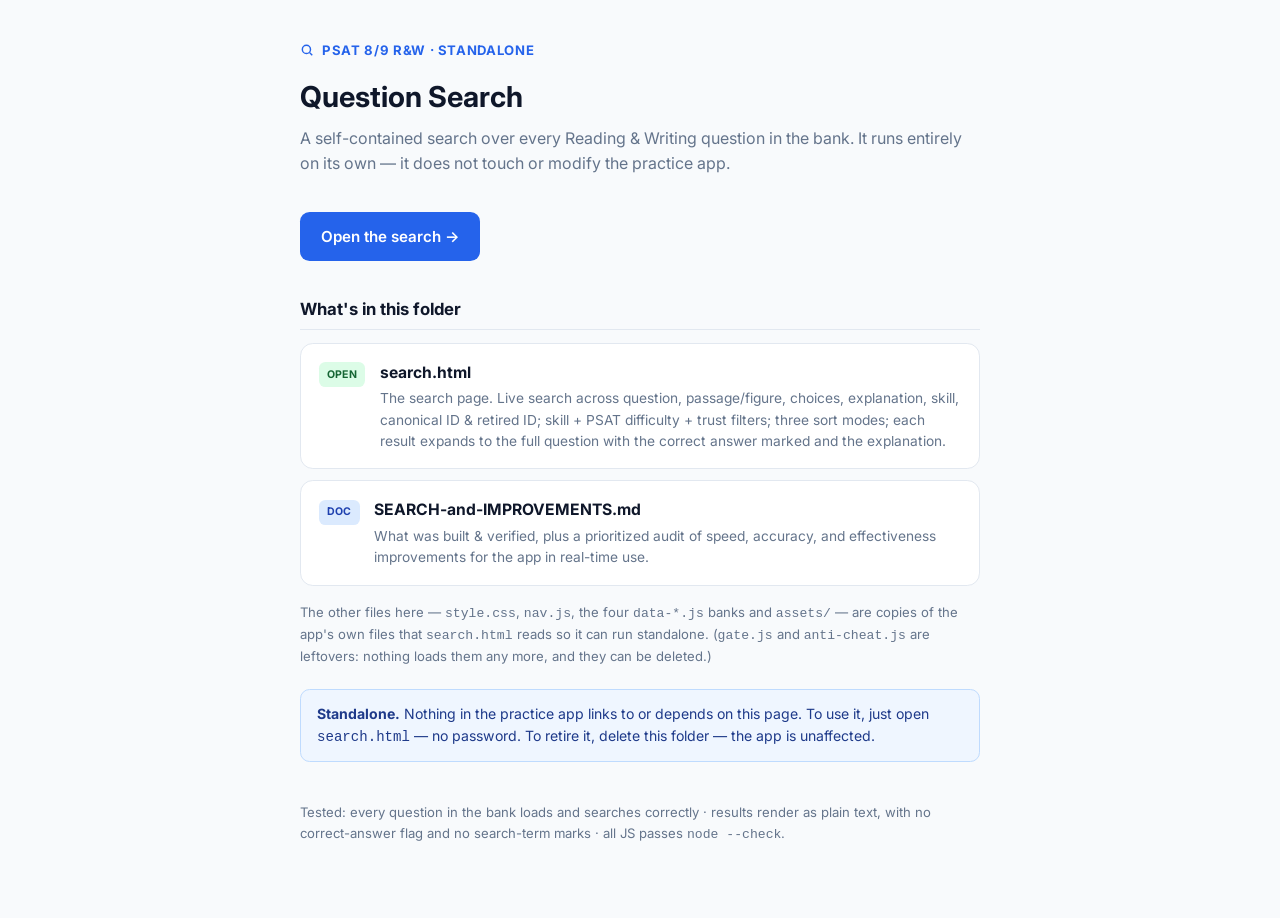
<file: index.html>
<!DOCTYPE html>
<html lang="en">
<head>
<meta charset="UTF-8">
<meta name="viewport" content="width=device-width, initial-scale=1.0">
<title>PSAT 8/9 R&amp;W — Question Search (standalone)</title>
<link href="https://fonts.googleapis.com/css2?family=Inter:wght@400;600;700&display=swap" rel="stylesheet">
<style>
  :root{--primary:#2563eb;--pl:#60a5fa;--muted:#64748b;--border:#e2e8f0;--ink:#0f172a;}
  *{box-sizing:border-box;}
  body{font-family:Inter,system-ui,-apple-system,Segoe UI,Roboto,sans-serif;color:var(--ink);
       background:#f8fafc;margin:0;line-height:1.55;}
  .wrap{max-width:720px;margin:0 auto;padding:2.5rem 1.25rem 4rem;}
  .kicker{display:flex;align-items:center;gap:.5rem;font-size:.82rem;font-weight:700;
          color:var(--primary);text-transform:uppercase;letter-spacing:.05em;margin-bottom:.9rem;}
  h1{font-size:1.8rem;margin:0 0 .4rem;}
  .lede{color:var(--muted);font-size:1rem;margin:0 0 2rem;}
  h2{font-size:1.05rem;margin:2.2rem 0 .8rem;padding-bottom:.4rem;border-bottom:1px solid var(--border);}
  .card{display:flex;gap:.9rem;align-items:flex-start;text-decoration:none;color:inherit;
        background:#fff;border:1px solid var(--border);border-radius:.8rem;padding:1rem 1.1rem;
        margin-bottom:.7rem;transition:border-color .13s,box-shadow .13s,transform .12s;}
  .card:hover{border-color:var(--pl);box-shadow:0 6px 18px rgba(15,23,42,.07);transform:translateY(-1px);}
  .tag{flex-shrink:0;font-size:.66rem;font-weight:700;text-transform:uppercase;letter-spacing:.04em;
       padding:.28rem .5rem;border-radius:.4rem;margin-top:.15rem;}
  .tag-open{background:#dcfce7;color:#166534;}
  .tag-doc{background:#dbeafe;color:#1e40af;}
  .card b{font-size:.98rem;} .card .sub{color:var(--muted);font-size:.86rem;margin-top:.2rem;}
  .cta{display:inline-flex;align-items:center;gap:.5rem;background:var(--primary);color:#fff;
       text-decoration:none;font-weight:600;font-size:.95rem;padding:.8rem 1.3rem;border-radius:.6rem;
       margin-top:.3rem;}
  .cta:hover{background:#1d4ed8;}
  .note{background:#eff6ff;border:1px solid #bfdbfe;border-radius:.6rem;padding:.8rem 1rem;
        font-size:.88rem;color:#1e3a8a;margin-top:1.4rem;}
  .foot{margin-top:2.5rem;color:var(--muted);font-size:.82rem;}
</style>
</head>
<body>
<div class="wrap">
  <div class="kicker">
    <svg width="14" height="14" viewBox="0 0 24 24" fill="none" stroke="currentColor" stroke-width="2.5"><circle cx="11" cy="11" r="7"/><path d="M21 21l-4.3-4.3"/></svg>
    PSAT 8/9 R&amp;W · Standalone
  </div>
  <h1>Question Search</h1>
  <p class="lede">A self-contained search over every Reading &amp; Writing question in the bank.
  It runs entirely on its own — it does not touch or modify the practice app.</p>

  <a class="cta" href="search.html">Open the search &rarr;</a>

  <h2>What's in this folder</h2>

  <a class="card" href="search.html">
    <span class="tag tag-open">Open</span>
    <span>
      <b>search.html</b>
      <div class="sub">The search page. Live search across question, passage/figure, choices,
      explanation, skill, canonical ID &amp; retired ID; skill + PSAT difficulty + trust filters;
      three sort modes; each result
      expands to the full question with the correct answer marked and the explanation.</div>
    </span>
  </a>

  <a class="card" href="SEARCH-and-IMPROVEMENTS.md">
    <span class="tag tag-doc">Doc</span>
    <span>
      <b>SEARCH-and-IMPROVEMENTS.md</b>
      <div class="sub">What was built &amp; verified, plus a prioritized audit of speed, accuracy,
      and effectiveness improvements for the app in real-time use.</div>
    </span>
  </a>

  <p class="sub" style="color:var(--muted);font-size:.82rem;margin-top:1rem">
  The other files here — <code>style.css</code>, <code>nav.js</code>, the four
  <code>data-*.js</code> banks and <code>assets/</code> — are copies of the app's own files that
  <code>search.html</code> reads so it can run standalone. (<code>gate.js</code> and
  <code>anti-cheat.js</code> are leftovers: nothing loads them any more, and they can be deleted.)</p>

  <div class="note">
    <b>Standalone.</b> Nothing in the practice app links to or depends on this page. To use it,
    just open <code>search.html</code> — no password. To retire it, delete this
    folder — the app is unaffected.
  </div>

  <p class="foot">Tested: every question in the bank loads and searches correctly · results render as plain
  text, with no correct-answer flag and no search-term marks · all JS passes
  <code>node --check</code>.</p>
</div>
</body>
</html>
</file>
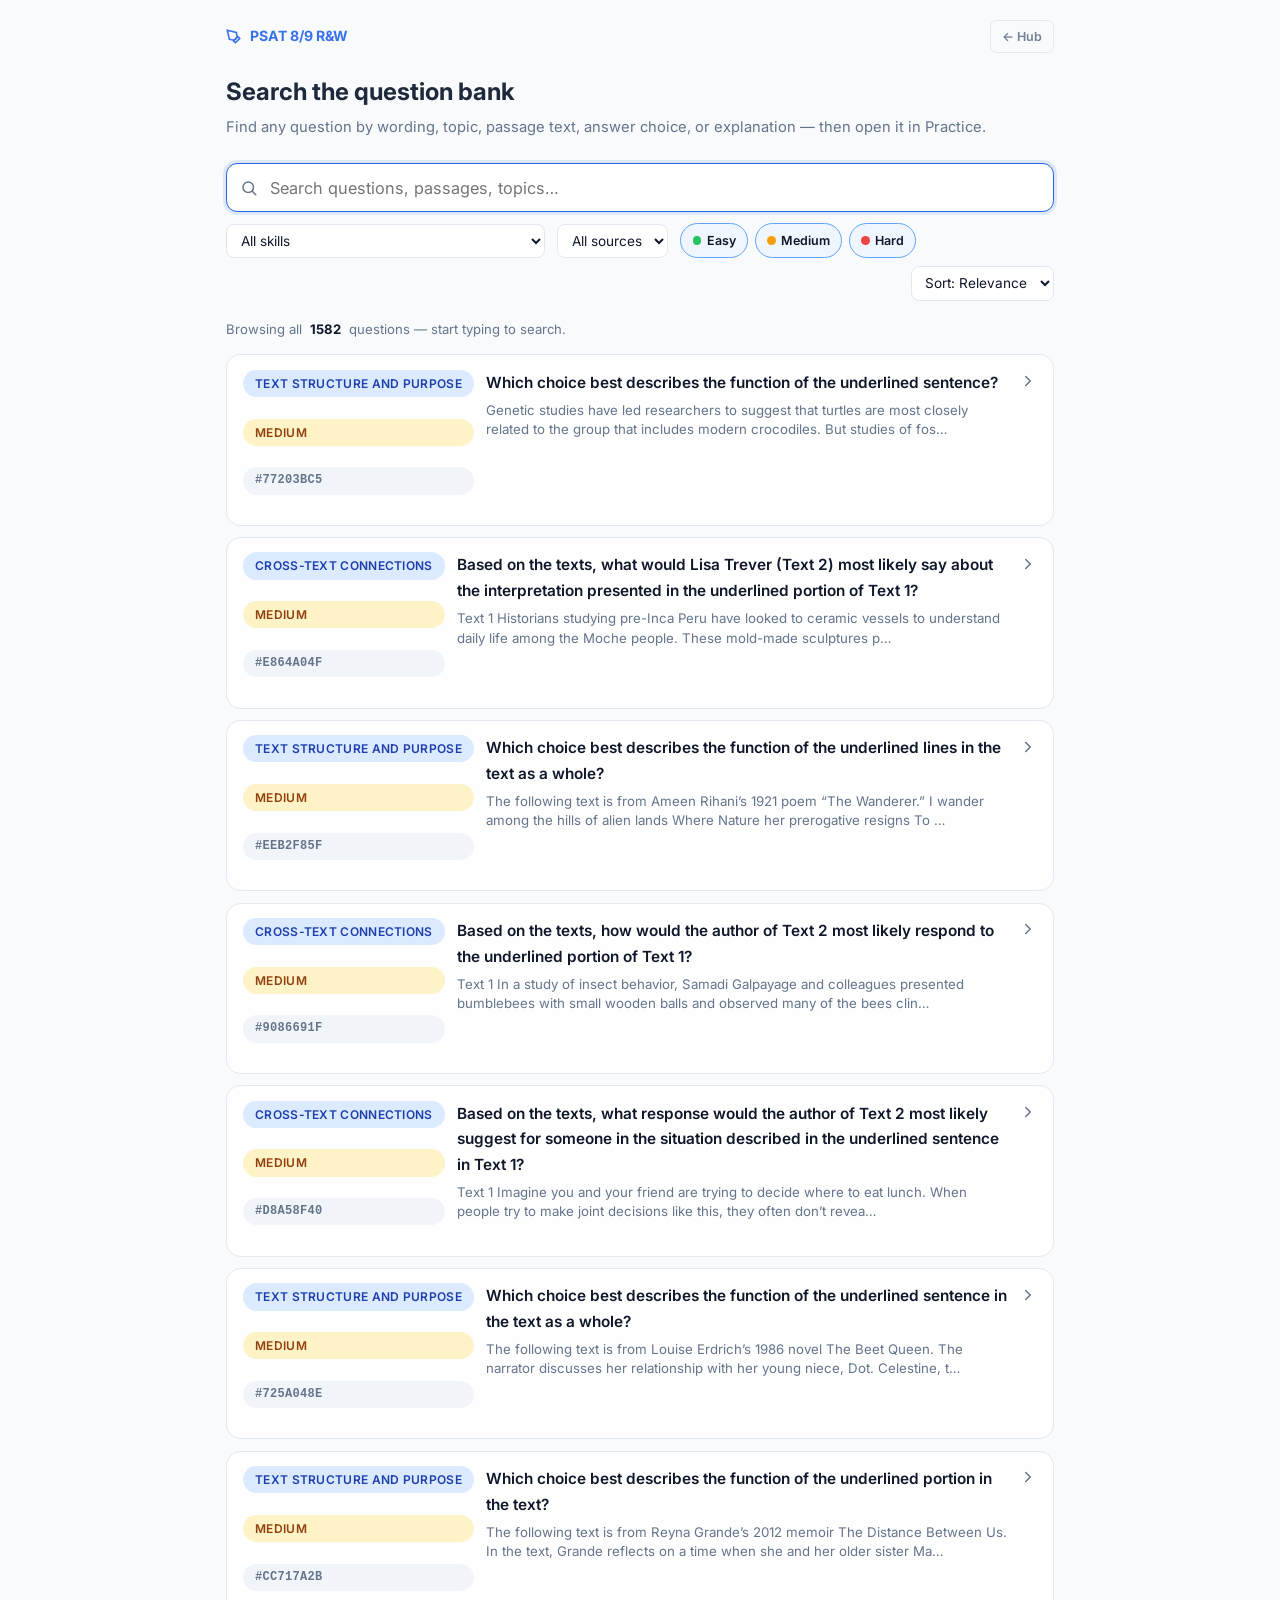
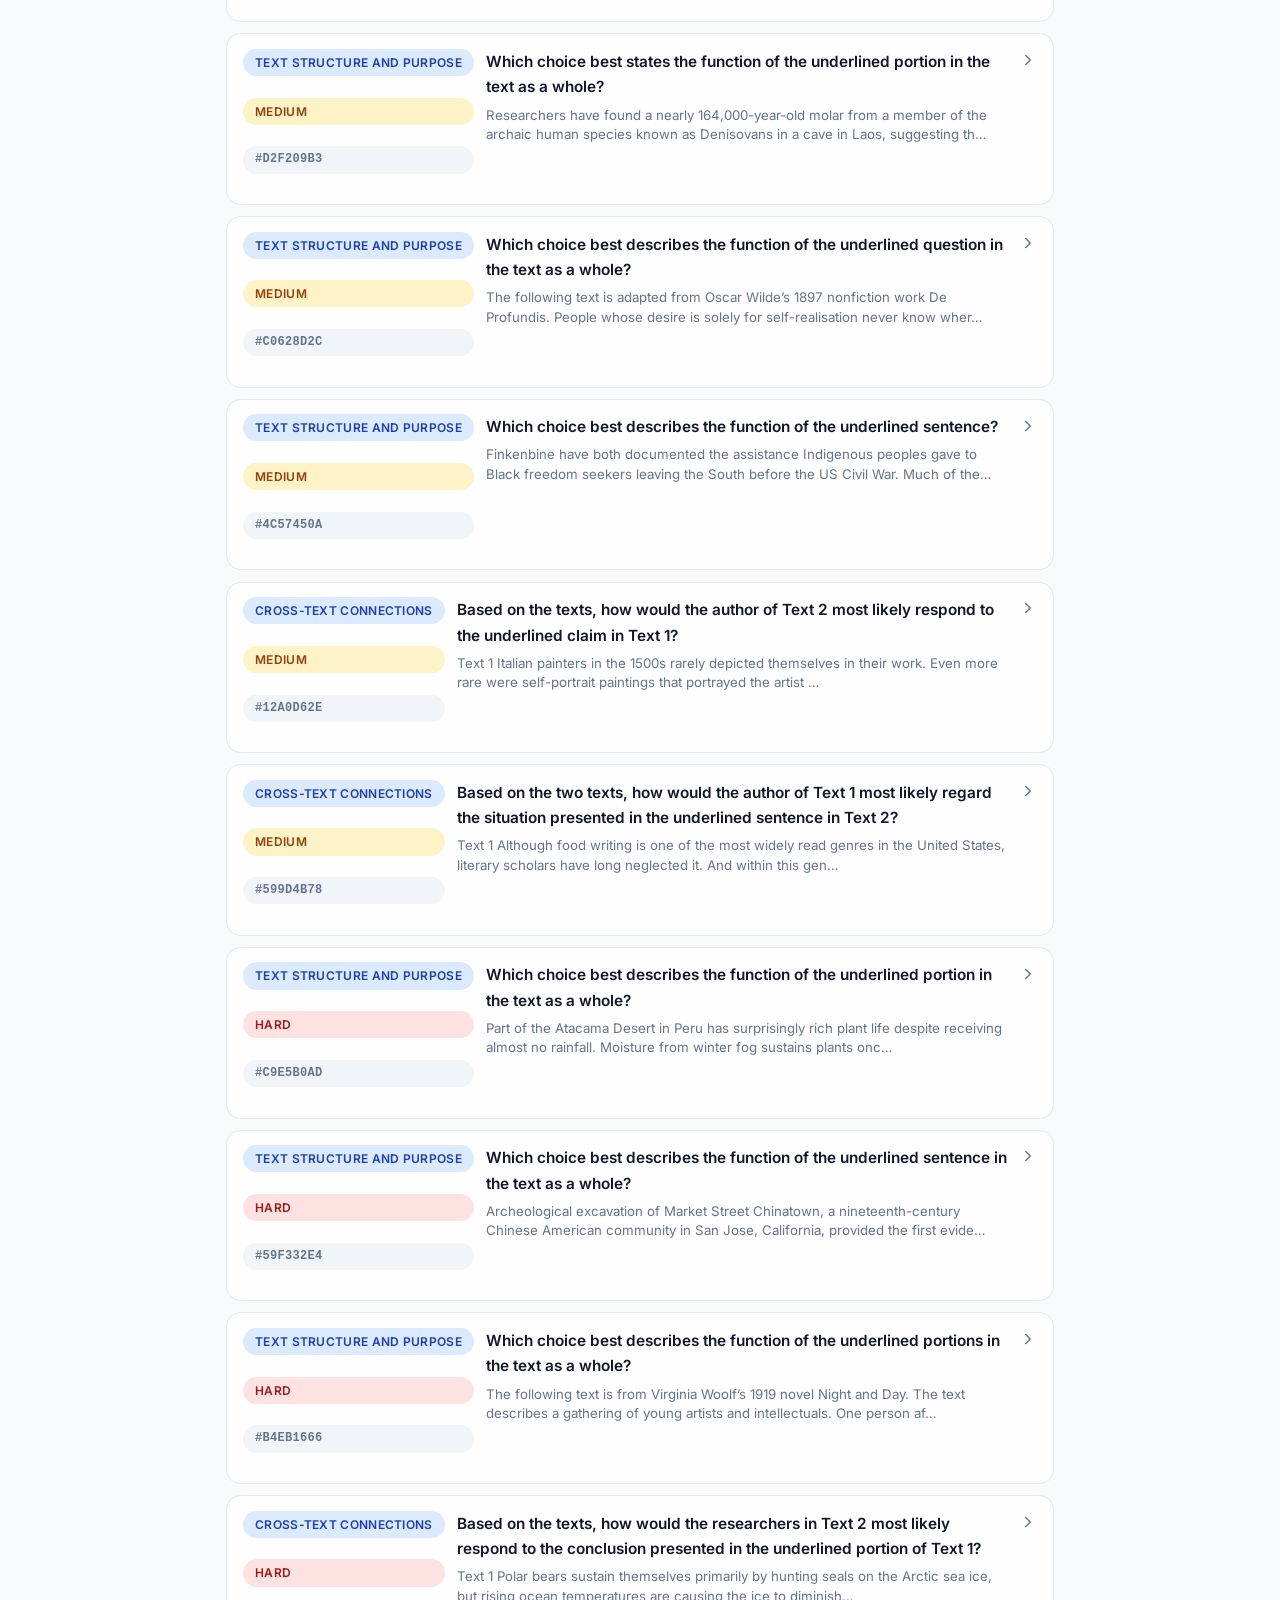
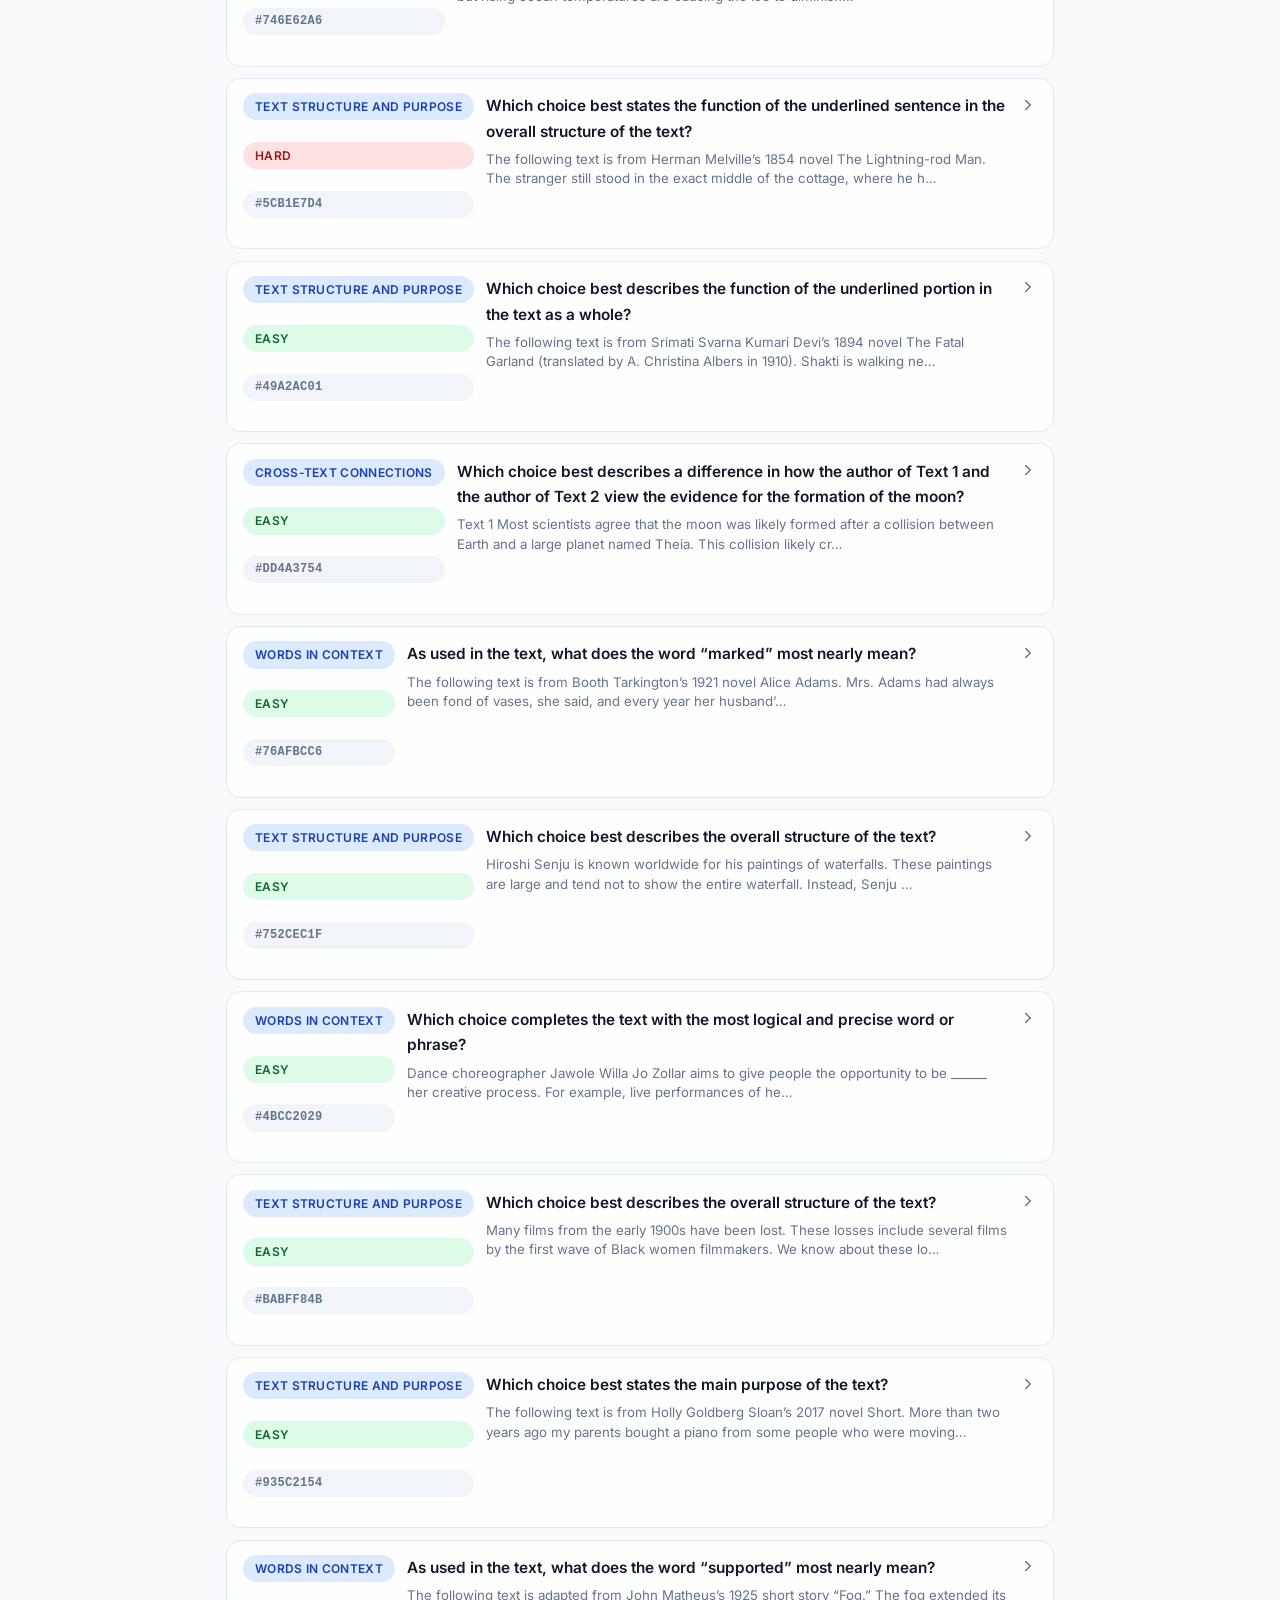
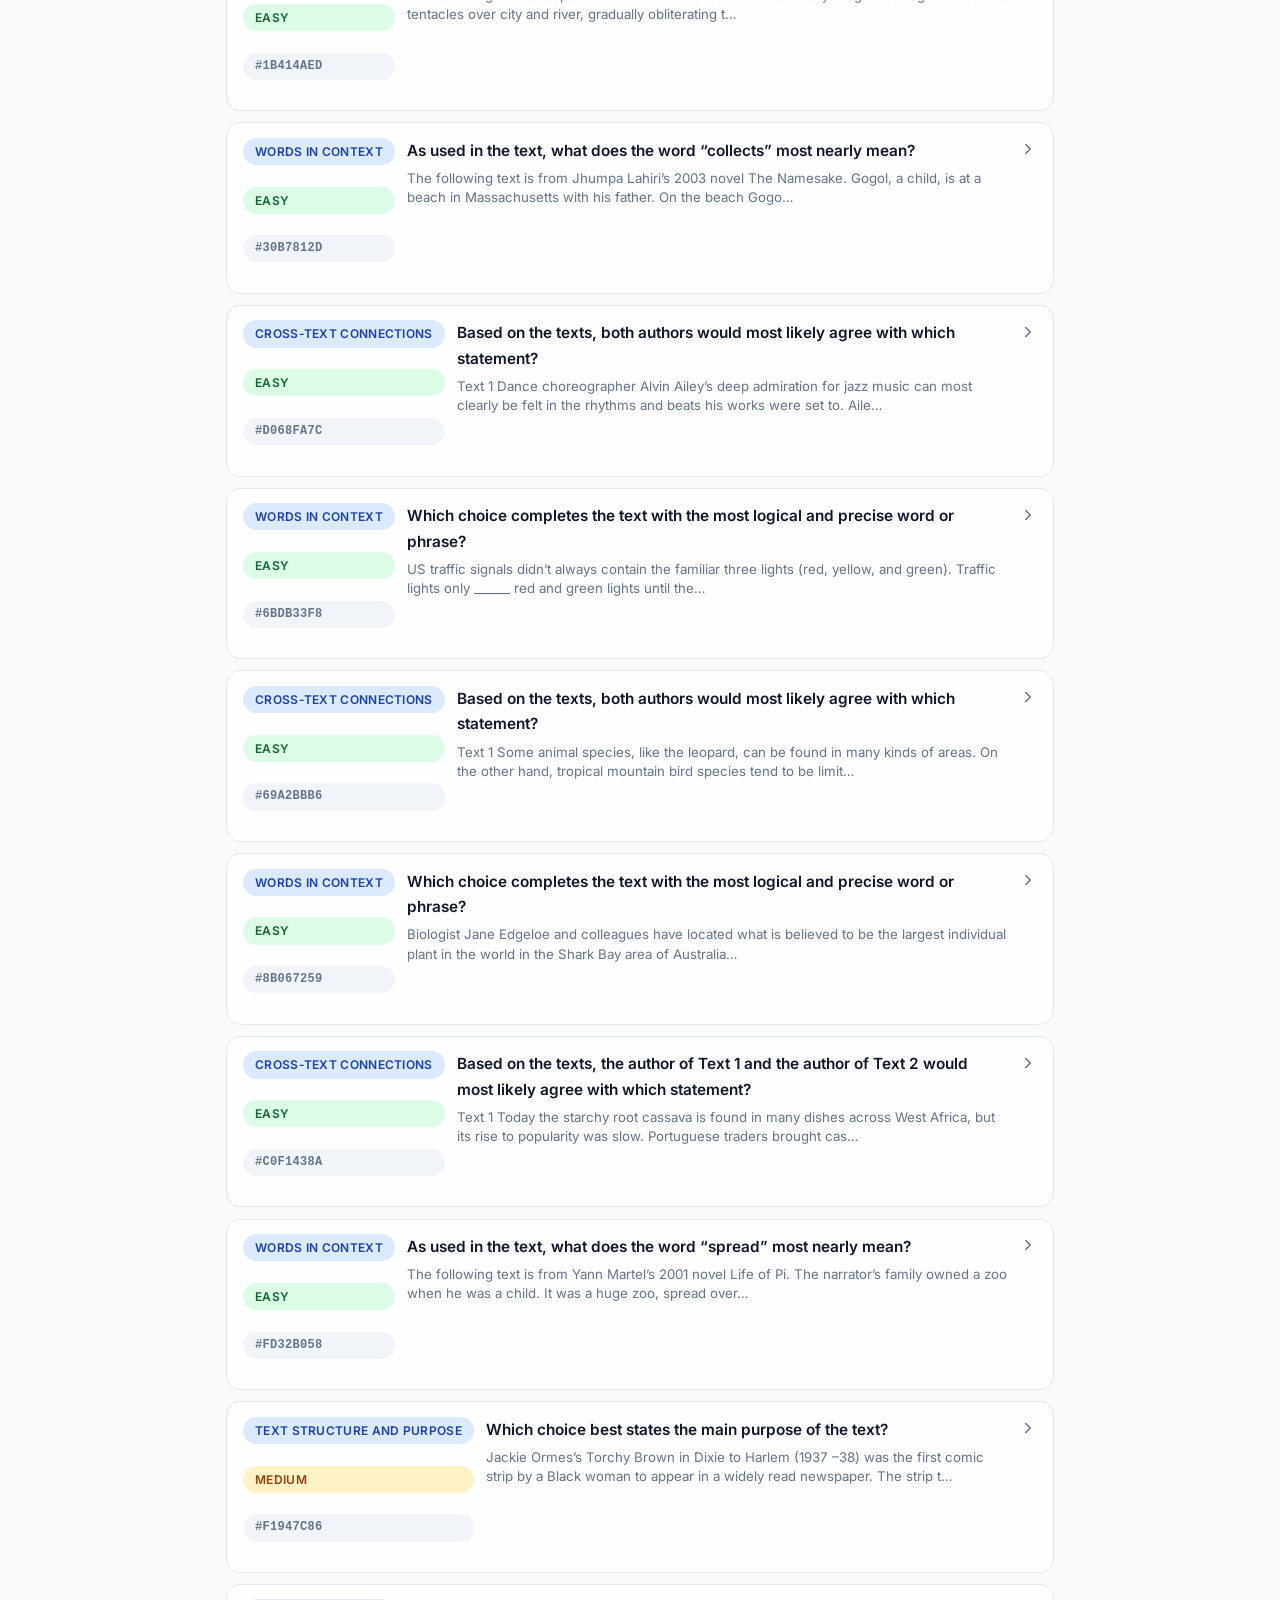
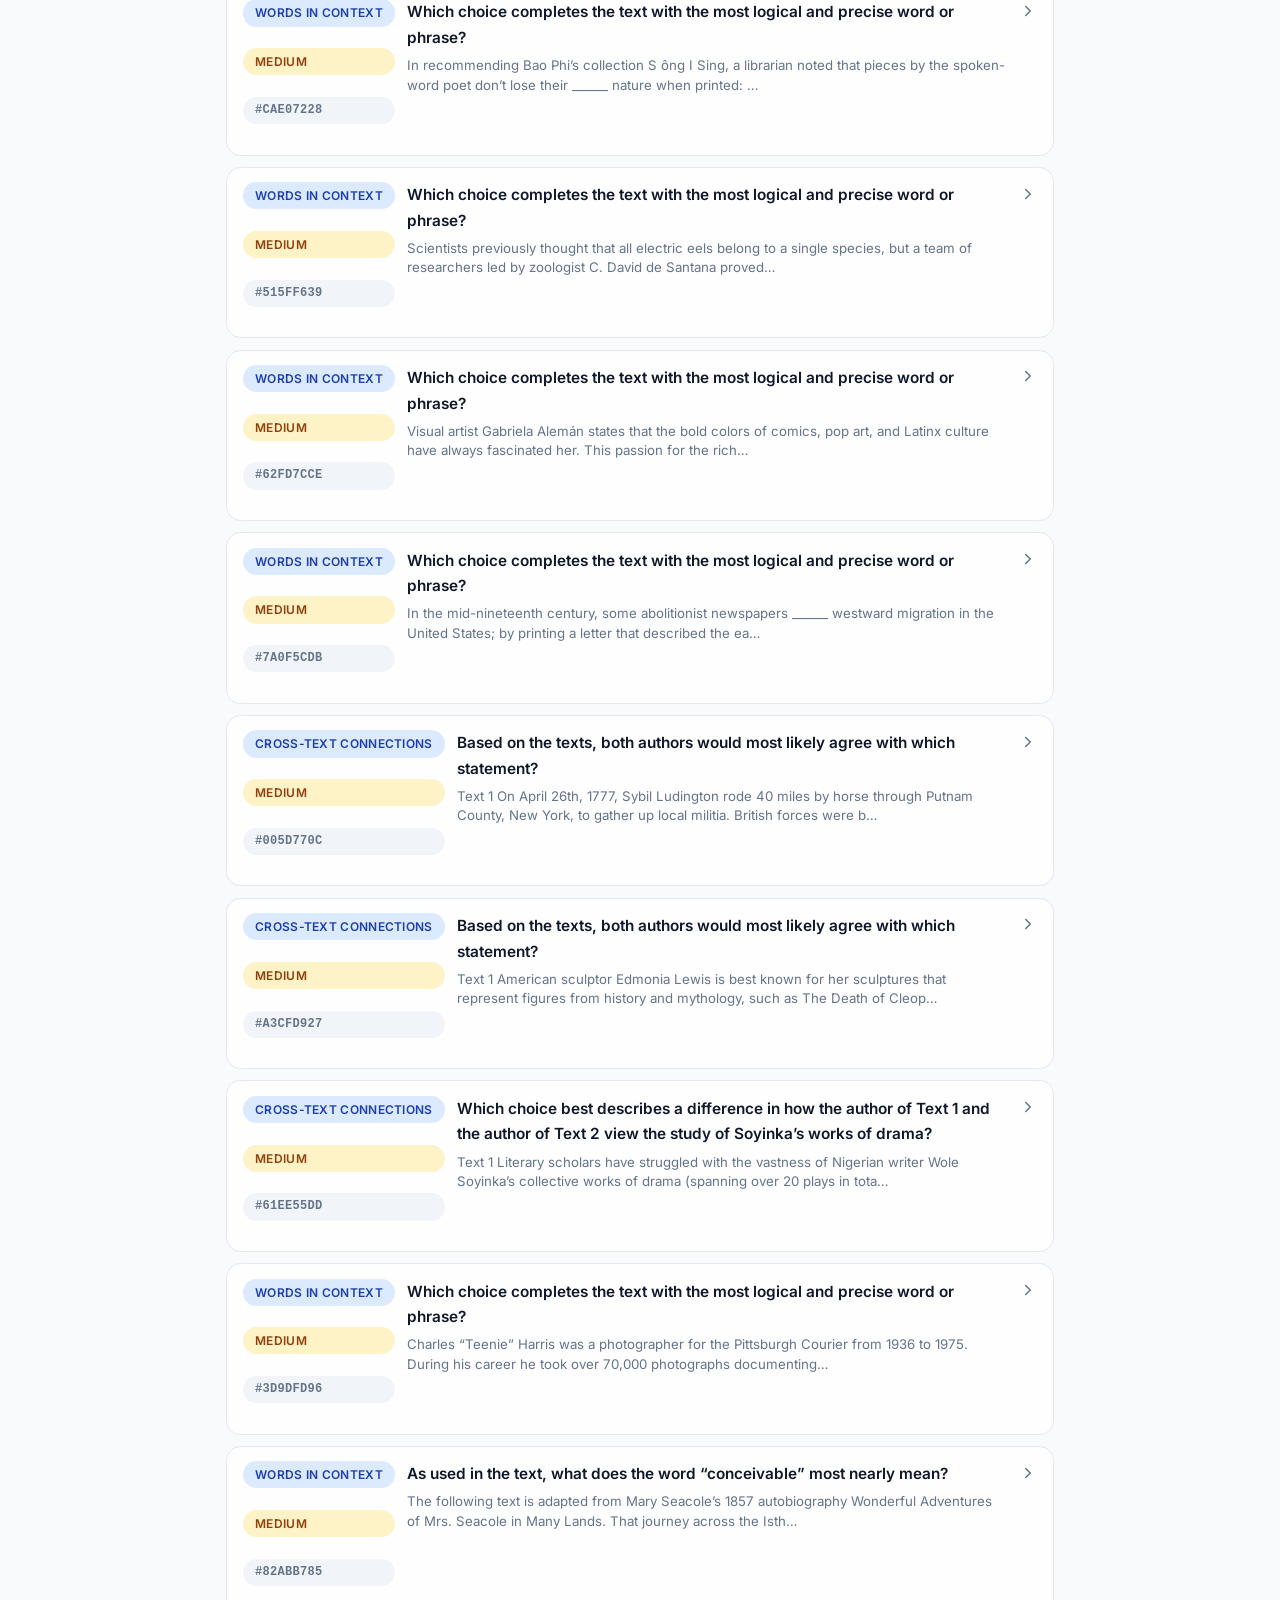
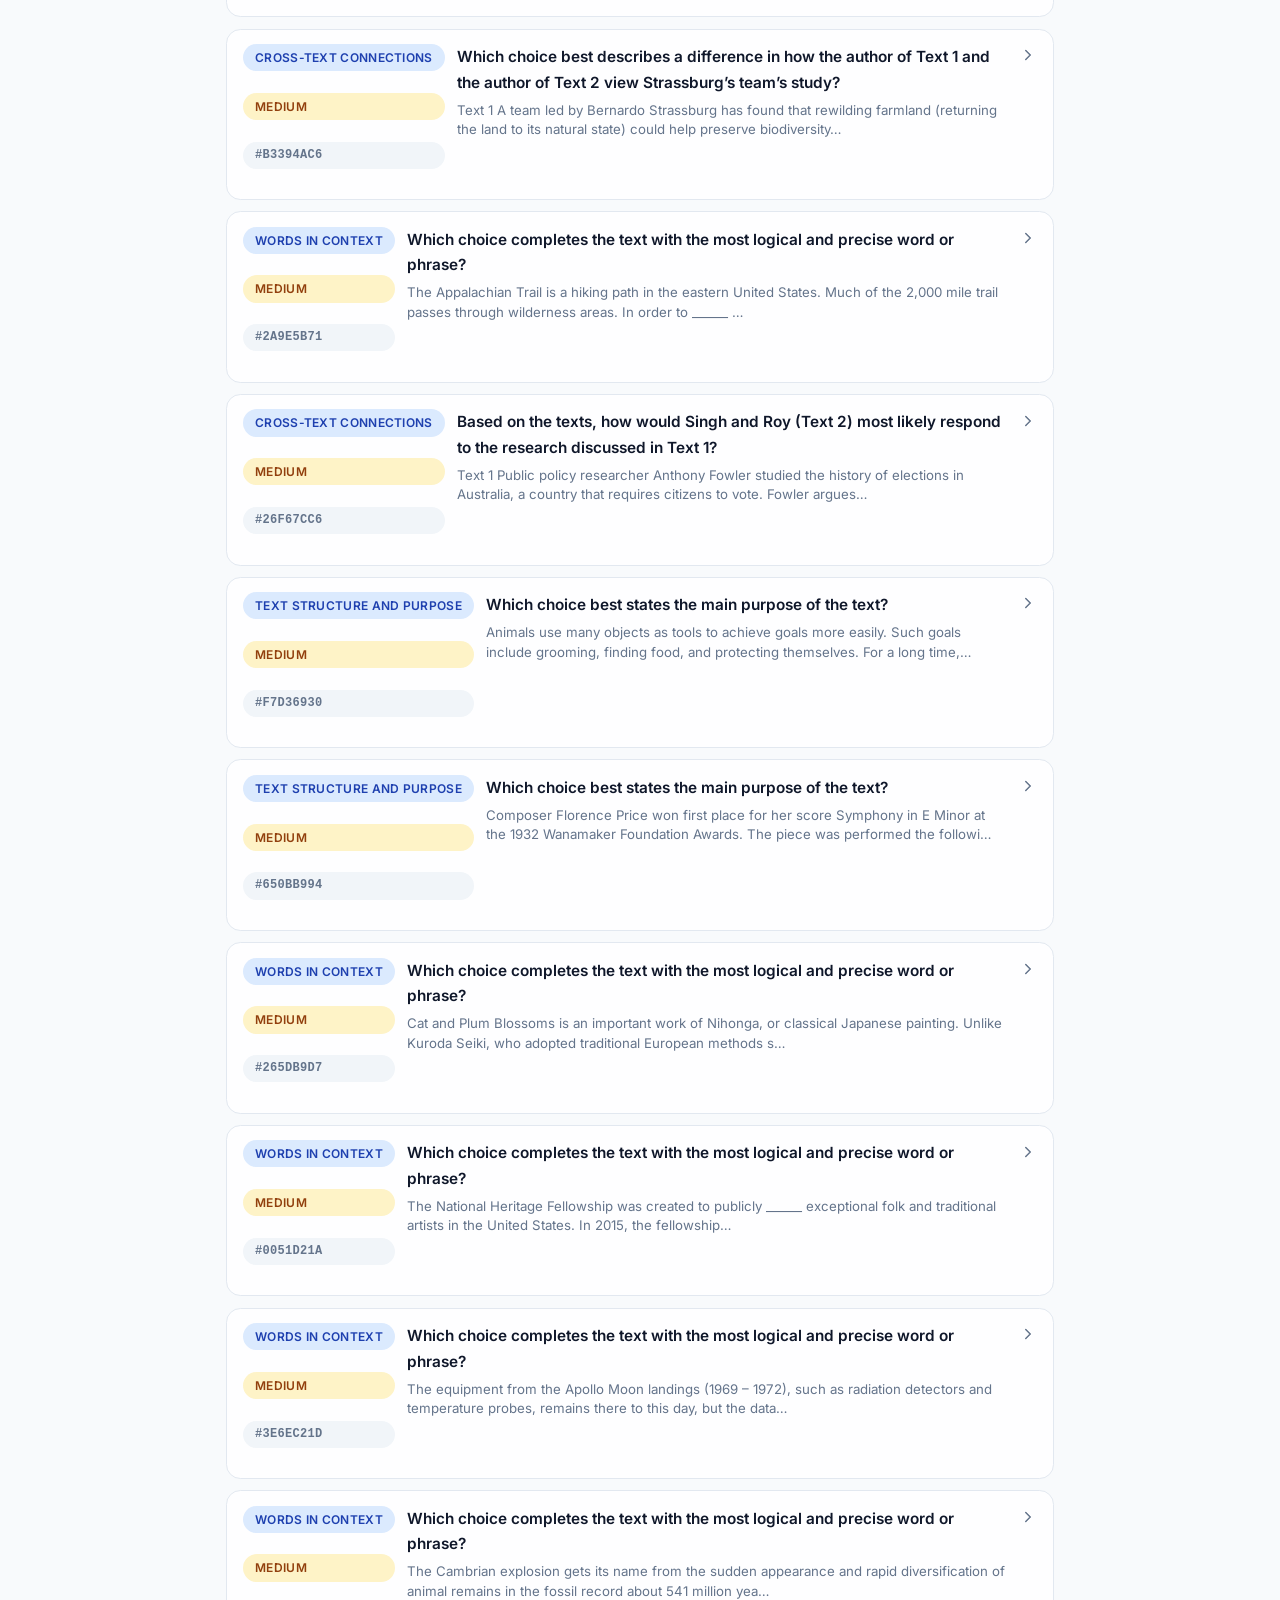
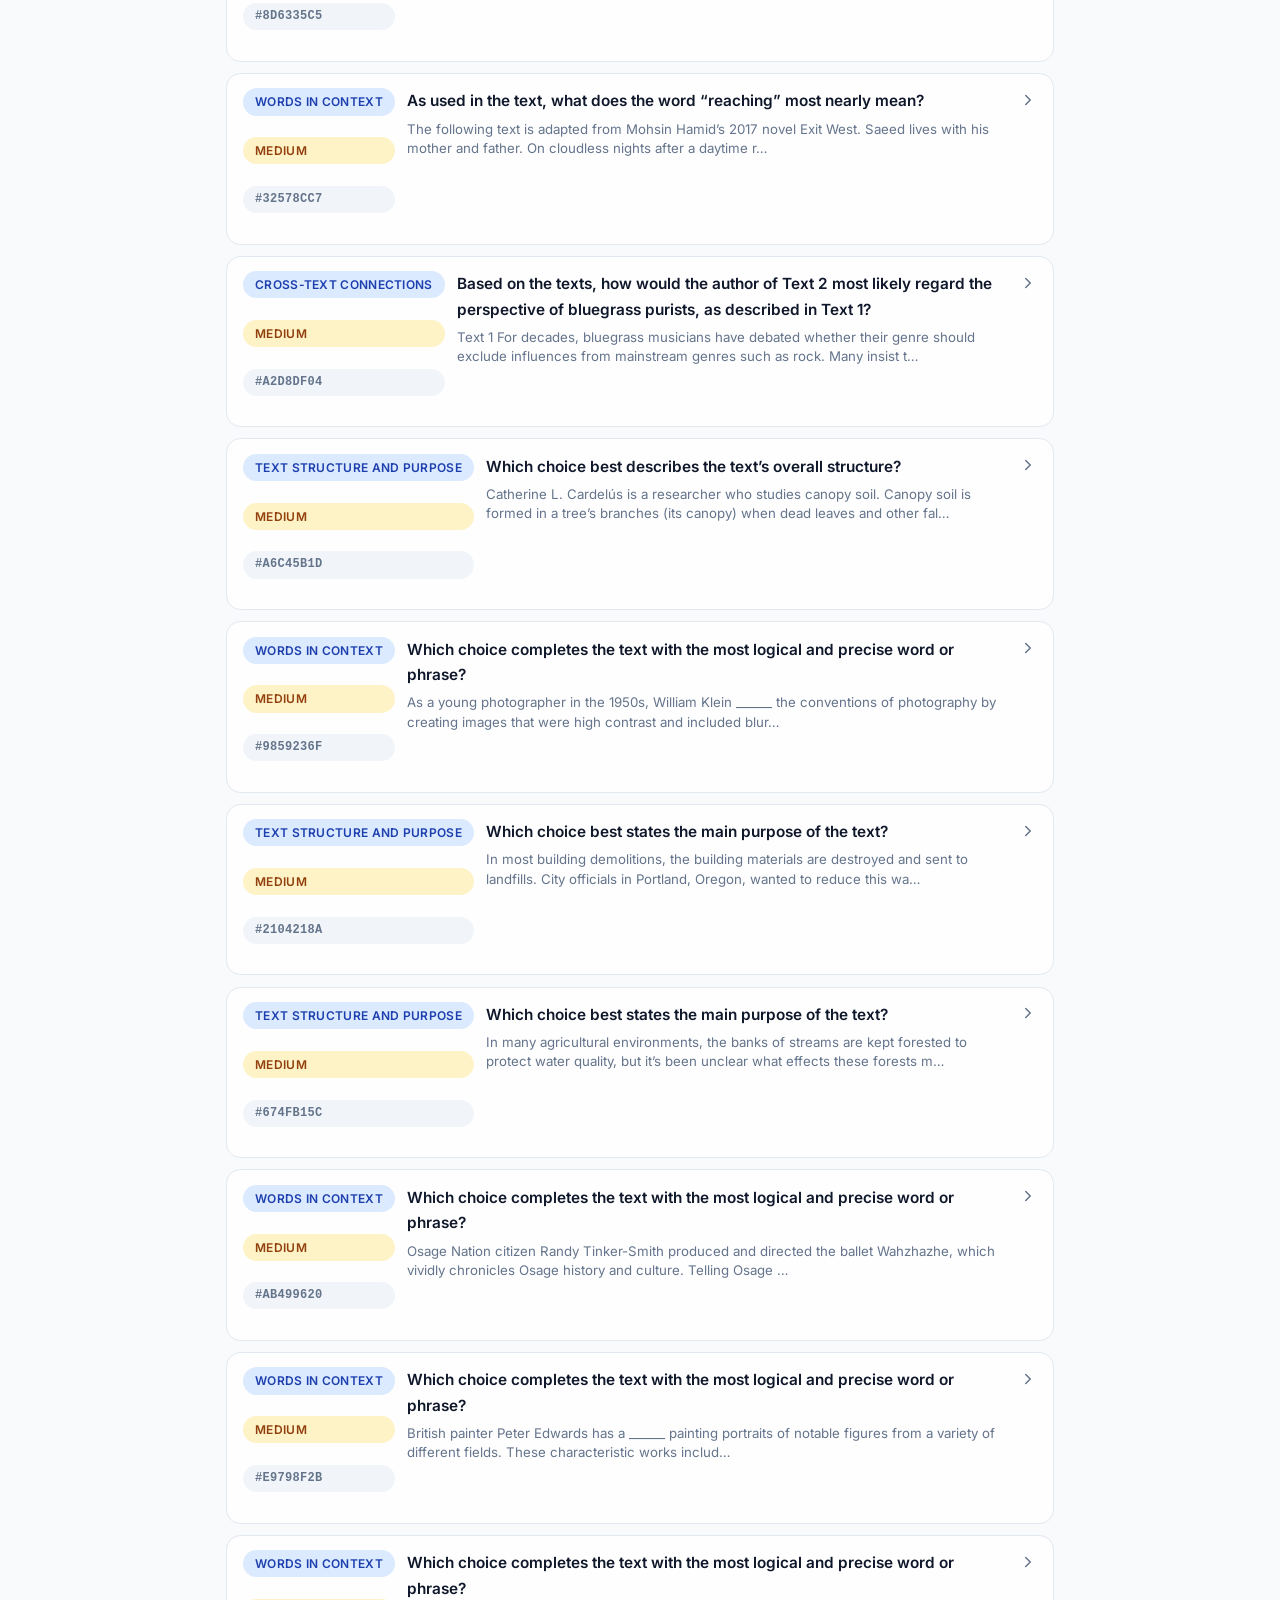
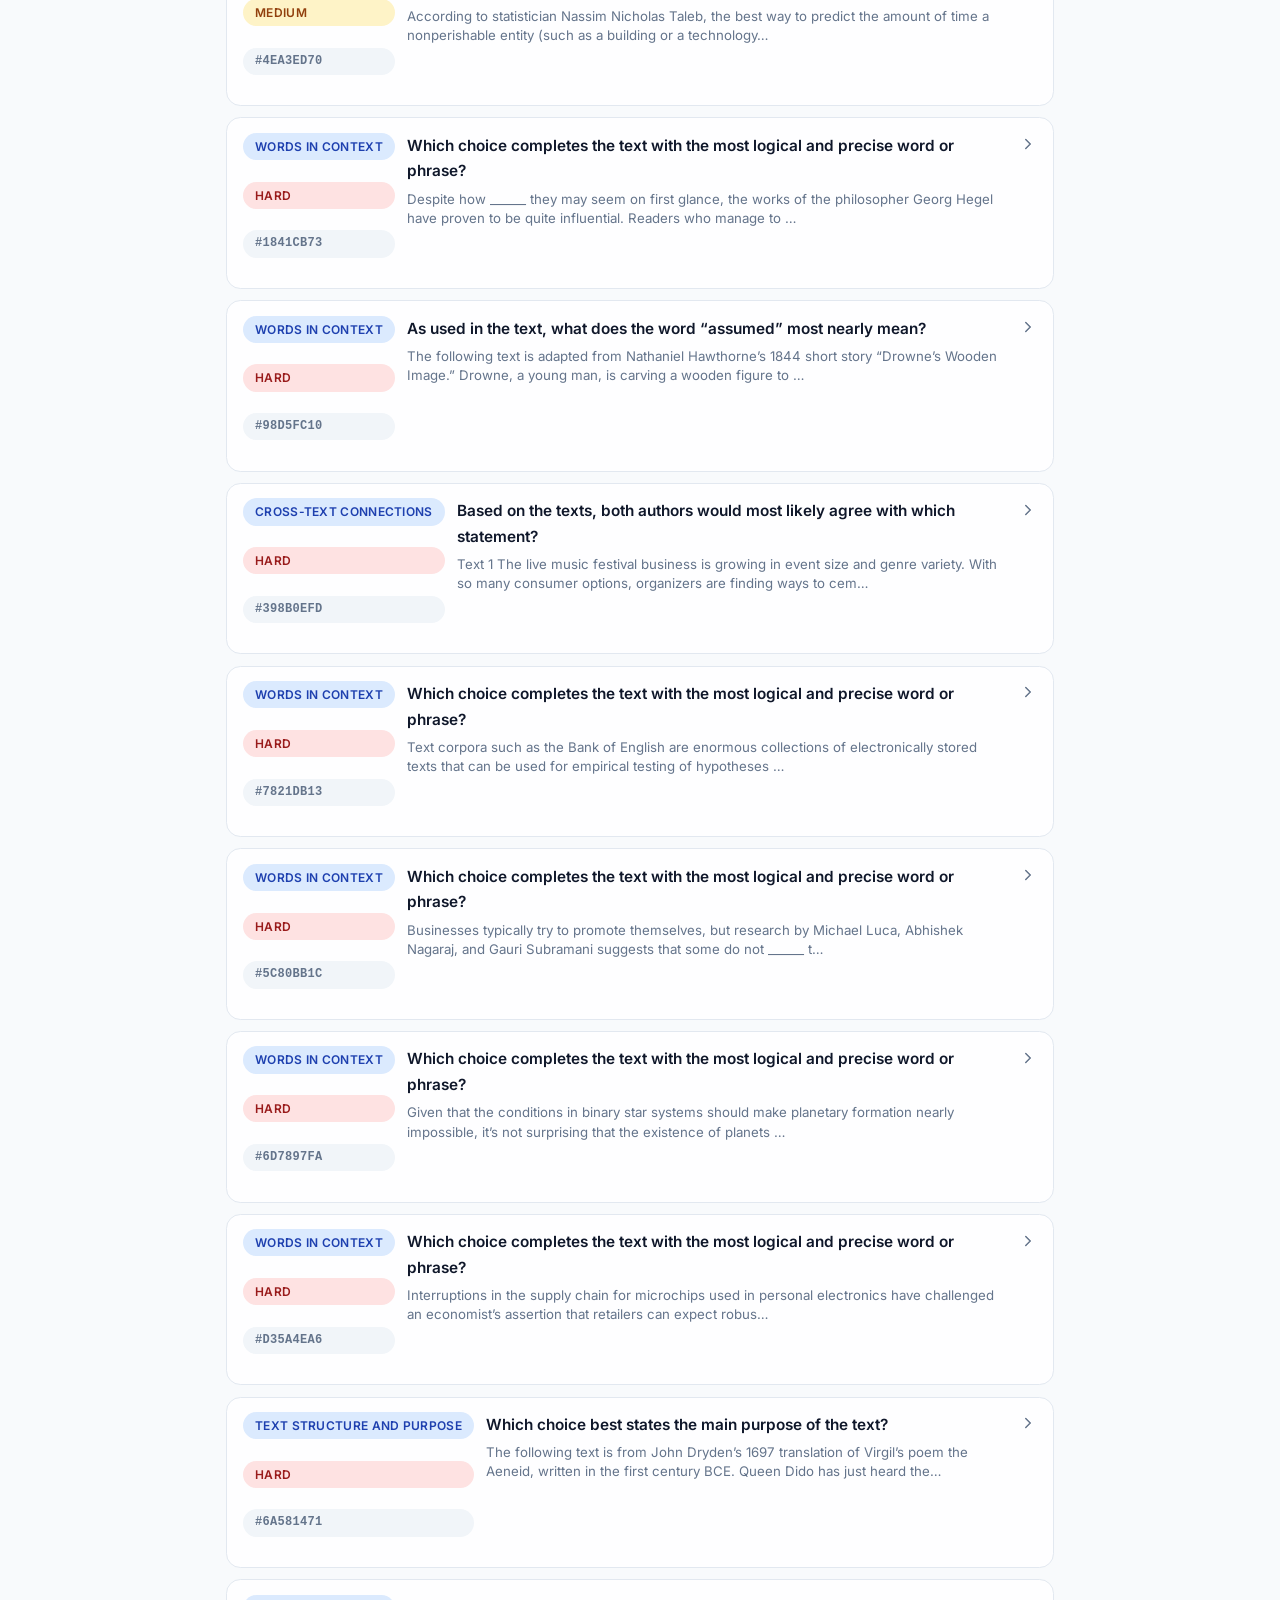
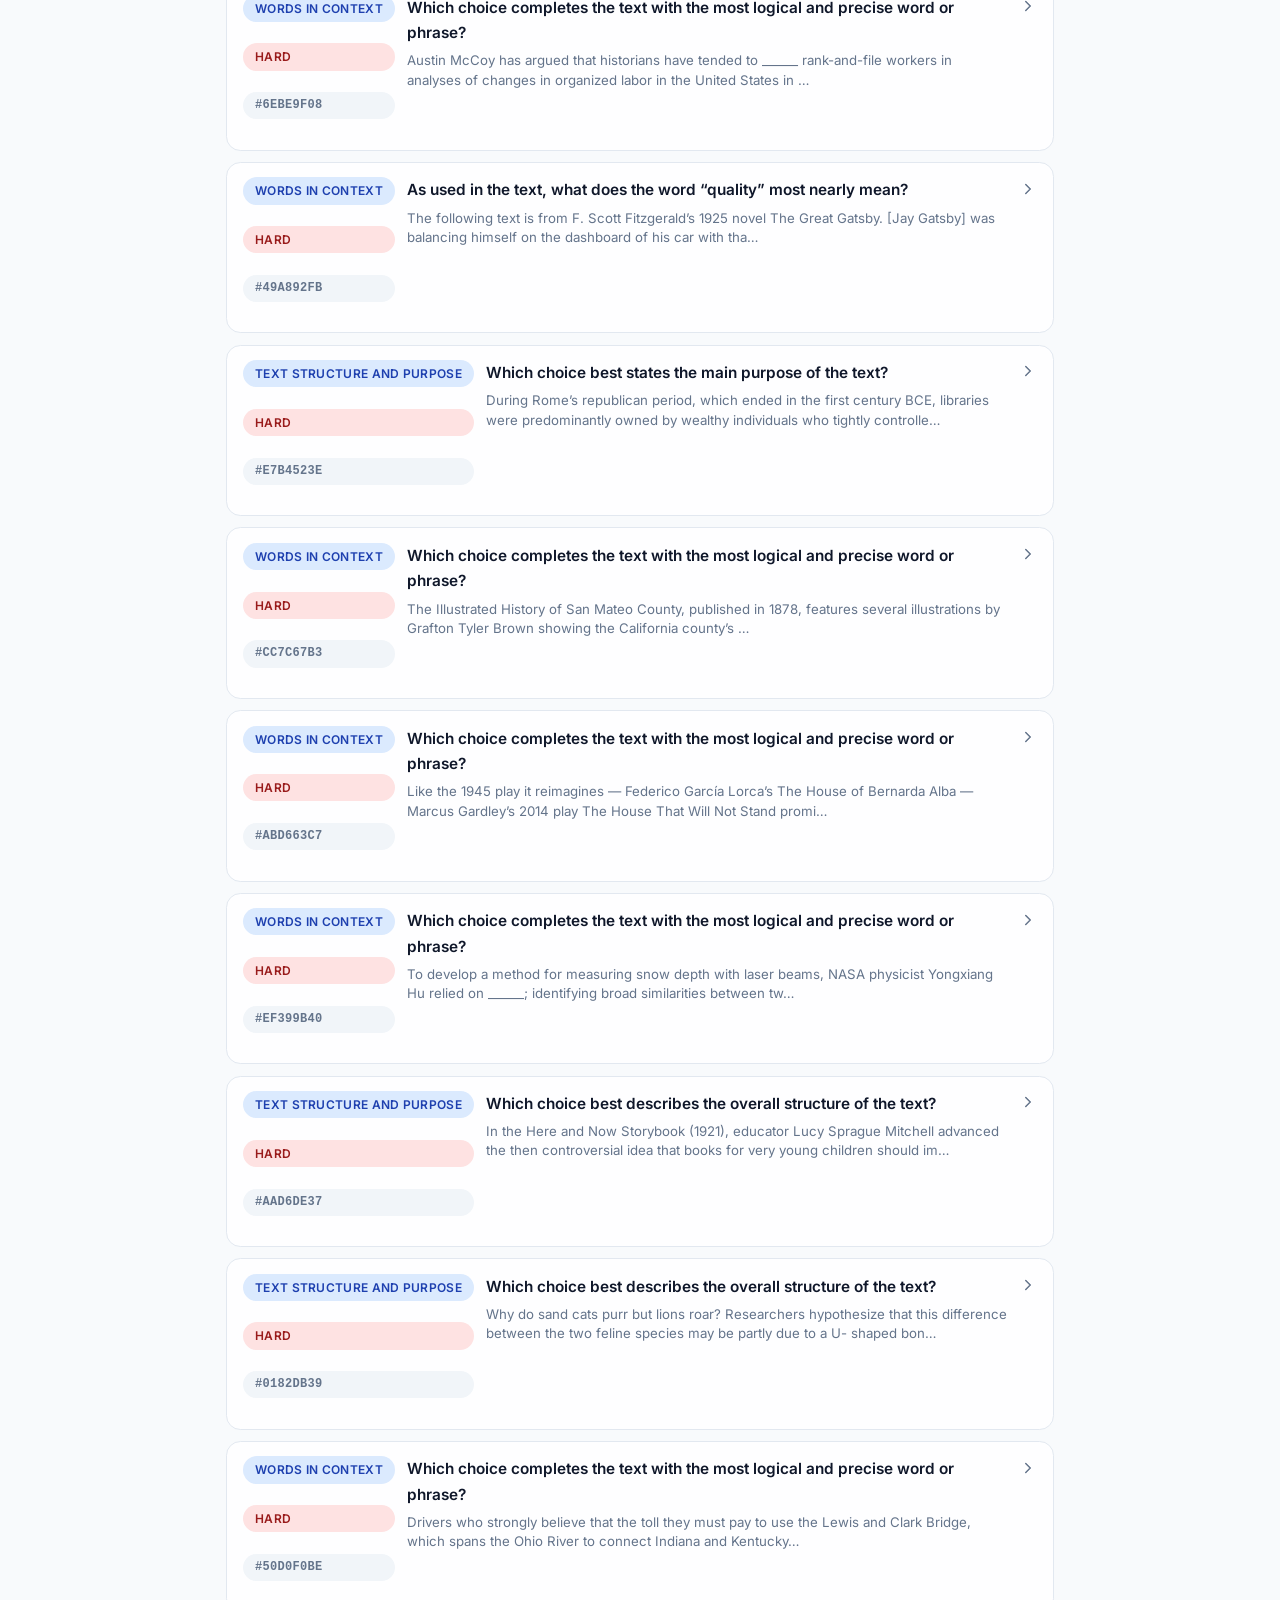
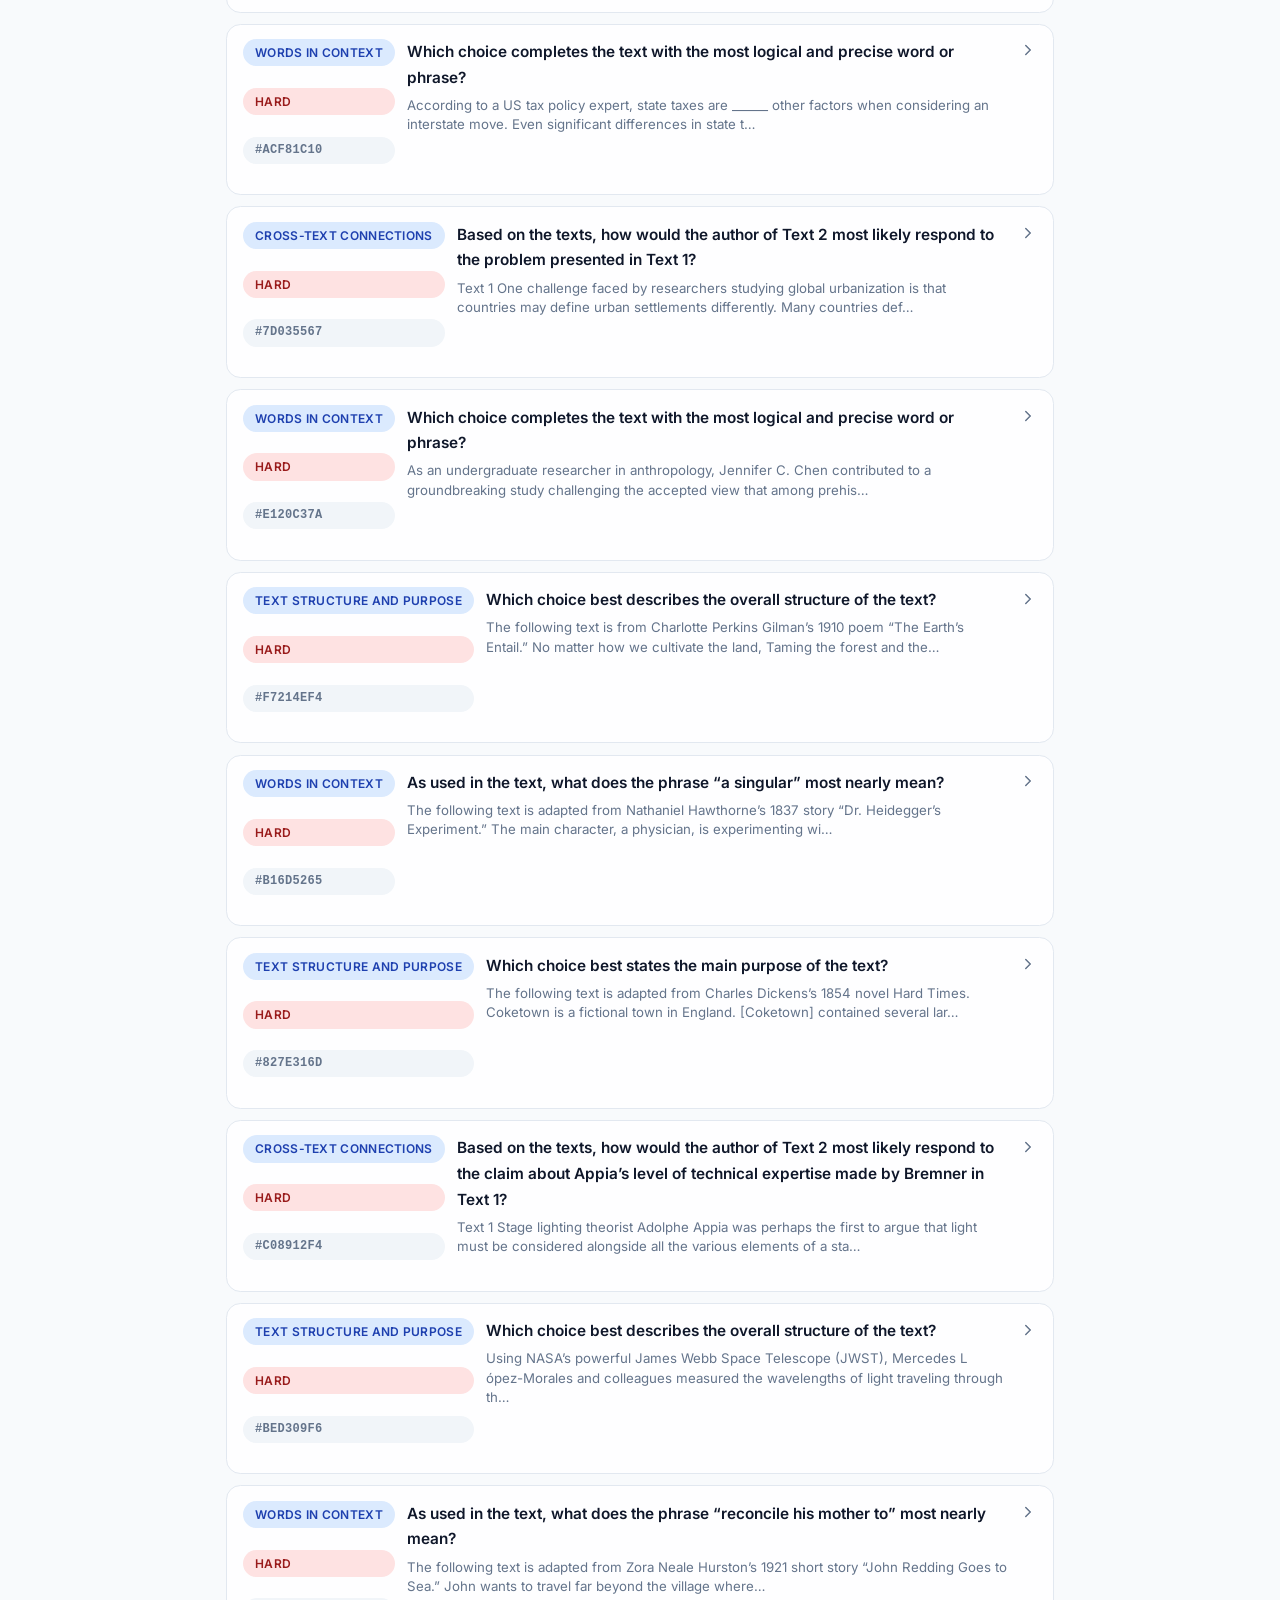
<file: search.html>
<!DOCTYPE html>
<html lang="en">
<head>
    <meta charset="UTF-8">
    <meta name="viewport" content="width=device-width, initial-scale=1.0">
    <meta http-equiv="Cache-Control" content="no-cache, no-store, must-revalidate">
    <meta http-equiv="Pragma" content="no-cache">
    <meta http-equiv="Expires" content="0">
    <title>Search &middot; PSAT 8/9 R&amp;W</title>
    <link rel="preconnect" href="https://fonts.googleapis.com">
    <link rel="preconnect" href="https://fonts.gstatic.com" crossorigin>
    <link href="https://fonts.googleapis.com/css2?family=Inter:wght@400;600;700&display=swap" rel="stylesheet">
    <link rel="stylesheet" href="style.css?v=20260703">
    <style>
      /* Search page (scoped) */
      .search-wrap { max-width: 860px; margin: 0 auto; padding: 1.25rem 1rem 4rem; padding-top: max(1.25rem, env(safe-area-inset-top)); }
      .search-head { display: flex; align-items: center; gap: 0.55rem; font-size: 0.88rem; font-weight: 700; color: var(--primary); margin-bottom: 1.25rem; opacity: 0.9; }
      .search-head a.back-link { margin-left: auto; font-size: 0.78rem; font-weight: 600; color: var(--text-muted); text-decoration: none; padding: 0.35rem 0.7rem; border: 1px solid var(--border); border-radius: 0.4rem; background: #f8fafc; white-space: nowrap; }
      .search-title { font-size: 1.5rem; font-weight: 700; margin: 0 0 0.25rem; }
      .search-sub  { color: var(--text-muted); font-size: 0.92rem; margin: 0 0 1.1rem; }
      .search-box { position: sticky; top: 0; z-index: 20; background: var(--background, #f8fafc); padding: 0.4rem 0 0.75rem; }
      .search-input-row { position: relative; }
      .search-input-row svg.mag { position: absolute; left: 0.9rem; top: 50%; transform: translateY(-50%); color: var(--text-muted); pointer-events: none; }
      #searchInput { width: 100%; box-sizing: border-box; padding: 0.85rem 2.6rem 0.85rem 2.7rem; border: 1.5px solid var(--border); border-radius: 0.7rem; font-family: inherit; font-size: 1.02rem; outline: none; transition: border-color 0.15s, box-shadow 0.15s; background: #fff; }
      #searchInput:focus { border-color: var(--primary); box-shadow: 0 0 0 3px rgba(37,99,235,0.12); }
      #clearBtn { position: absolute; right: 0.6rem; top: 50%; transform: translateY(-50%); border: none; background: transparent; cursor: pointer; color: var(--text-muted); font-size: 1.25rem; line-height: 1; padding: 0.25rem 0.45rem; border-radius: 0.4rem; display: none; }
      #clearBtn:hover { background: #f1f5f9; color: #0f172a; }
      .filter-row { display: flex; flex-wrap: wrap; gap: 0.5rem 0.75rem; align-items: center; margin-top: 0.7rem; }
      .filter-row select { padding: 0.45rem 0.6rem; border: 1.5px solid var(--border); border-radius: 0.5rem; font-family: inherit; font-size: 0.85rem; background: #fff; color: #0f172a; cursor: pointer; }
      .diff-chips { display: flex; gap: 0.4rem; }
      .diff-chip { font-size: 0.78rem; font-weight: 600; cursor: pointer; user-select: none; padding: 0.4rem 0.7rem; border-radius: 999px; border: 1.5px solid var(--border); background: #fff; color: var(--text-muted); display: inline-flex; align-items: center; gap: 0.35rem; transition: all 0.13s; }
      .diff-chip .dot { width: 0.55rem; height: 0.55rem; border-radius: 50%; }
      .diff-chip[data-on="1"] { color: #0f172a; border-color: var(--primary-light); background: #eff6ff; }
      .dot-easy { background: #22c55e; } .dot-medium { background: #f59e0b; } .dot-hard { background: #ef4444; }
      .result-meta { font-size: 0.82rem; color: var(--text-muted); margin: 0.4rem 0 0.9rem; display: flex; align-items: center; gap: 0.5rem; flex-wrap: wrap; }
      .result-meta b { color: #0f172a; }
      .result-card { background: var(--surface, #fff); border: 1px solid var(--border); border-radius: 0.9rem; margin-bottom: 0.7rem; overflow: hidden; transition: border-color 0.13s, box-shadow 0.13s; }
      .result-card:hover { border-color: var(--primary-light); box-shadow: var(--shadow, 0 4px 14px rgba(15,23,42,0.06)); }
      .result-summary { list-style: none; cursor: pointer; padding: 0.9rem 1rem; display: flex; gap: 0.75rem; align-items: flex-start; }
      .result-summary::-webkit-details-marker { display: none; }
      .result-badges { display: flex; flex-direction: column; gap: 0.35rem; flex-shrink: 0; min-width: 0; }
      .result-body-text { flex: 1; min-width: 0; }
      .result-q { font-weight: 600; font-size: 0.96rem; line-height: 1.4; color: #0f172a; }
      .result-snip { font-size: 0.83rem; color: var(--text-muted); line-height: 1.45; margin-top: 0.35rem; display: block; }
      .result-chev { flex-shrink: 0; color: var(--text-muted); transition: transform 0.18s; margin-top: 0.15rem; }
      details[open] .result-chev { transform: rotate(90deg); }
      .badge-diff-easy { background: #dcfce7; color: #166534; }
      .badge-diff-medium { background: #fef3c7; color: #92400e; }
      .badge-diff-hard { background: #fee2e2; color: #991b1b; }
      .badge-id { background: #f1f5f9; color: #64748b; font-family: ui-monospace, SFMono-Regular, Menlo, monospace; font-weight: 600; }
      .badge-provisional { background: #fff; color: #64748b; border: 1.5px dashed #94a3b8; }
      .badge-native { background: #f8fafc; color: #64748b; }
      .result-detail { padding: 0 1rem 1.1rem; border-top: 1px dashed var(--border); animation: fade 0.16s ease; }
      @keyframes fade { from { opacity: 0; } to { opacity: 1; } }
      .detail-label { font-size: 0.7rem; font-weight: 700; letter-spacing: 0.05em; text-transform: uppercase; color: var(--text-muted); margin: 1rem 0 0.35rem; }
      .detail-passage { font-size: 0.9rem; line-height: 1.55; color: #334155; white-space: pre-wrap; }
      .detail-passage.figure { background: #f8fafc; border: 1px solid var(--border); border-radius: 0.6rem; padding: 0.7rem 0.85rem; }
      .detail-img { max-width: 100%; border: 1px solid var(--border); border-radius: 0.6rem; margin-top: 0.5rem; }
      .detail-q { font-weight: 600; font-size: 0.98rem; line-height: 1.45; color: #0f172a; margin-top: 0.35rem; }
      .opt-list { list-style: none; padding: 0; margin: 0.55rem 0 0; display: grid; gap: 0.4rem; }
      .opt { font-size: 0.9rem; line-height: 1.4; padding: 0.55rem 0.7rem; border: 1.5px solid var(--border); border-radius: 0.55rem; color: #334155; }
      .detail-expl { font-size: 0.88rem; line-height: 1.6; color: #334155; white-space: pre-wrap; }
      .empty-state { text-align: center; color: var(--text-muted); padding: 3rem 1rem; }
      .empty-state svg { opacity: 0.35; margin-bottom: 0.75rem; }
      .empty-state h3 { color: #334155; font-size: 1.05rem; margin: 0 0 0.35rem; }
      .empty-state p { margin: 0; font-size: 0.9rem; }
      .more-note { text-align: center; font-size: 0.82rem; color: var(--text-muted); padding: 0.6rem; }
    </style>
</head>
<body>
    <div class="search-wrap">

      <div class="search-head">
        <svg width="15" height="15" viewBox="0 0 24 24" fill="none" stroke="currentColor" stroke-width="2.5">
          <path d="M12 19l7-7 3 3-7 7-3-3z"/><path d="M18 13l-1.5-7.5L2 2l3.5 14.5L13 18l5-5z"/>
        </svg>
        PSAT 8/9 R&amp;W
        <a href="index.html" class="back-link" title="Back to Hub">&larr; Hub</a>
      </div>

      <h1 class="search-title">Search the question bank</h1>
      <p class="search-sub">Find any question by wording, topic, passage text, answer choice, or explanation &mdash; then open it in Practice.</p>

      <div class="search-box">
        <div class="search-input-row">
          <svg class="mag" width="18" height="18" viewBox="0 0 24 24" fill="none" stroke="currentColor" stroke-width="2" stroke-linecap="round" stroke-linejoin="round"><circle cx="11" cy="11" r="7"/><path d="M21 21l-4.3-4.3"/></svg>
          <input id="searchInput" type="search" autocomplete="off" spellcheck="false" placeholder="Search questions, passages, topics&hellip;" aria-label="Search questions">
          <button id="clearBtn" title="Clear (Esc)" aria-label="Clear search">&times;</button>
        </div>

        <div class="filter-row">
          <select id="skillFilter" aria-label="Filter by skill">
            <option value="">All skills</option>
          </select>
          <select id="trustFilter" aria-label="Filter by calibration status">
            <option value="">All sources</option>
            <option value="trusted">Trusted</option>
            <option value="provisional">Provisional</option>
          </select>
          <div class="diff-chips" id="diffChips">
            <span class="diff-chip" data-diff="Easy"   data-on="1"><span class="dot dot-easy"></span>Easy</span>
            <span class="diff-chip" data-diff="Medium" data-on="1"><span class="dot dot-medium"></span>Medium</span>
            <span class="diff-chip" data-diff="Hard"   data-on="1"><span class="dot dot-hard"></span>Hard</span>
          </div>
          <select id="sortSelect" aria-label="Sort results" style="margin-left:auto">
            <option value="relevance">Sort: Relevance</option>
            <option value="difficulty">Sort: Difficulty</option>
            <option value="skill">Sort: Skill</option>
          </select>
        </div>
      </div>

      <div class="result-meta" id="resultMeta"></div>
      <div id="results"></div>

    </div>

    <script src="data-craft-structure.js?v=20261008"></script>
    <script src="data-expression-of-ideas.js?v=20261008"></script>
    <script src="data-info-ideas.js?v=20261008"></script>
    <script src="data-conventions.js?v=20261008"></script>
    <script src="nav.js?v=20260703" defer></script>

    <script>
    (function () {
      'use strict';

      var BANK = [].concat(
        typeof questionBank_CS  !== 'undefined' ? questionBank_CS  : [],
        typeof questionBank_EOI !== 'undefined' ? questionBank_EOI : [],
        typeof questionBank_II  !== 'undefined' ? questionBank_II  : [],
        typeof questionBank_CON !== 'undefined' ? questionBank_CON : []
      );

      var DIFF_RANK = { Easy: 0, Medium: 1, Hard: 2 };
      function difficultyOf(q) { return q.psatDifficulty || q.difficulty; }

      // Normalize text so curly quotes/apostrophes, dashes and odd spacing
      // don't block matches (the bank has thousands of “smart” quotes).
      function normalize(s) {
        return String(s == null ? '' : s)
          .toLowerCase()
          .replace(/[\u2018\u2019\u201A\u201B]/g, "'")   // curly single quotes -> '
          .replace(/[\u201C\u201D\u201E\u201F]/g, '"')   // curly double quotes -> "
          .replace(/[\u2013\u2014]/g, '-')                 // en/em dash -> -
          .replace(/\s+/g, ' ')
          .trim();
      }

      BANK.forEach(function (q) {
        var opts = Array.isArray(q.options) ? q.options.join(' ') : '';
        q._passageText = (q.passage && q.passage.trim()) ? q.passage
                         : (q.alt ? String(q.alt).replace(/^Data figure[.:]\s*/i, '').replace(/\s*The figure and the text that goes with it are shown as an image\.$/, '') : '');
        q._hay = normalize([
          q.question, q._passageText, opts, q.explanation, q.skill, q.id,
          (q.altIds || []).join(' '), q.origin, q.psatDifficultyFrom
        ].join('  '));
      });

      var input     = document.getElementById('searchInput');
      var clearBtn  = document.getElementById('clearBtn');
      var skillSel  = document.getElementById('skillFilter');
      var trustSel  = document.getElementById('trustFilter');
      var sortSel   = document.getElementById('sortSelect');
      var diffWrap  = document.getElementById('diffChips');
      var resultsEl = document.getElementById('results');
      var metaEl    = document.getElementById('resultMeta');
      var MAX_RENDER = 120;

      (function () {
        var counts = {};
        BANK.forEach(function (q) { counts[q.skill] = (counts[q.skill] || 0) + 1; });
        Object.keys(counts).sort().forEach(function (s) {
          var o = document.createElement('option');
          o.value = s; o.textContent = s + ' (' + counts[s] + ')';
          skillSel.appendChild(o);
        });
      })();

      function escapeHtml(s) {
        return String(s == null ? '' : s)
          .replace(/&/g, '&amp;').replace(/</g, '&lt;').replace(/>/g, '&gt;')
          .replace(/"/g, '&quot;').replace(/'/g, '&#39;');
      }
      function tokens(query) { return normalize(query).split(' ').filter(function (t) { return t.length > 0; }); }

      // Results render as plain text: no search-term marks, and no visual
      // flag on the correct option. The answer is still stated in the
      // explanation ("Choice B is the best answer"), which is where a
      // student should have to go to find it.
      function highlight(text) {
        // keep the bank's <u>…</u> marks (underlined-portion questions) as real underlines
        return escapeHtml(text).replace(/&lt;u&gt;/g, '<u>').replace(/&lt;\/u&gt;/g, '</u>');
      }

      function snippet(text, toks, radius) {
        if (!text) return '';
        radius = radius || 90;
        var low = text.toLowerCase(), pos = -1;
        for (var i = 0; i < toks.length; i++) {
          var p = low.indexOf(toks[i]);
          if (p !== -1 && (pos === -1 || p < pos)) pos = p;
        }
        if (pos === -1) {
          var head = text.slice(0, radius * 2);
          return escapeHtml(head) + (text.length > head.length ? '…' : '');
        }
        var start = Math.max(0, pos - radius);
        var end   = Math.min(text.length, pos + radius);
        var frag  = (start > 0 ? '…' : '') + text.slice(start, end) + (end < text.length ? '…' : '');
        return escapeHtml(frag);
      }

      function activeDiffs() {
        return Array.prototype.map.call(diffWrap.querySelectorAll('.diff-chip[data-on="1"]'),
          function (c) { return c.getAttribute('data-diff'); });
      }

      function score(q, toks) {
        var s = 0;
        var ql = q.question.toLowerCase();
        var pl = q._passageText.toLowerCase();
        toks.forEach(function (t) {
          if (ql.indexOf(t) !== -1) s += 10;
          if (pl.indexOf(t) !== -1) s += 4;
          if (q.skill.toLowerCase().indexOf(t) !== -1) s += 6;
          if (q._hay.indexOf(t) !== -1) s += 1;
        });
        return s;
      }

      function run() {
        var q      = input.value.trim();
        var toks   = tokens(q);
        var skill  = skillSel.value;
        var diffs  = activeDiffs();
        var sortBy = sortSel.value;

        var matches = BANK.filter(function (item) {
          if (skill && item.skill !== skill) return false;
          if (diffs.indexOf(difficultyOf(item)) === -1) return false;
          if (trustSel.value === 'provisional' && item.difficultyStatus !== 'provisional') return false;
          if (trustSel.value === 'trusted' && item.difficultyStatus === 'provisional') return false;
          for (var i = 0; i < toks.length; i++) {
            if (item._hay.indexOf(toks[i]) === -1) return false;
          }
          return true;
        });

        if (sortBy === 'difficulty') {
          matches.sort(function (a, b) { return (DIFF_RANK[difficultyOf(a)] - DIFF_RANK[difficultyOf(b)]) || score(b, toks) - score(a, toks); });
        } else if (sortBy === 'skill') {
          matches.sort(function (a, b) { return a.skill.localeCompare(b.skill) || (DIFF_RANK[difficultyOf(a)] - DIFF_RANK[difficultyOf(b)]); });
        } else if (toks.length) {
          matches.sort(function (a, b) { return score(b, toks) - score(a, toks); });
        }

        render(matches, toks, q);
      }

      function render(matches, toks, rawQuery) {
        clearBtn.style.display = rawQuery ? 'block' : 'none';
        var total = BANK.length;
        if (rawQuery || skillSel.value || trustSel.value || activeDiffs().length < 3) {
          metaEl.innerHTML = '<b>' + matches.length + '</b> of ' + total + ' questions'
            + (rawQuery ? ' matching “' + escapeHtml(rawQuery) + '”' : '');
        } else {
          metaEl.innerHTML = 'Browsing all <b>' + total + '</b> questions — start typing to search.';
        }

        if (!matches.length) {
          resultsEl.innerHTML =
            '<div class="empty-state">'
            + '<svg width="46" height="46" viewBox="0 0 24 24" fill="none" stroke="currentColor" stroke-width="1.6" stroke-linecap="round" stroke-linejoin="round"><circle cx="11" cy="11" r="7"/><path d="M21 21l-4.3-4.3"/></svg>'
            + '<h3>No questions found</h3>'
            + '<p>Try fewer or different words, or widen the skill / difficulty filters.</p>'
            + '</div>';
          return;
        }

        var shown = matches.slice(0, MAX_RENDER);
        var html = shown.map(function (q) { return card(q, toks); }).join('');
        if (matches.length > MAX_RENDER) {
          html += '<div class="more-note">Showing the first ' + MAX_RENDER + ' of ' + matches.length
                + ' — refine your search to narrow further.</div>';
        }
        resultsEl.innerHTML = html;
      }

      function diffBadgeClass(d) {
        return d === 'Easy' ? 'badge-diff-easy' : d === 'Hard' ? 'badge-diff-hard' : 'badge-diff-medium';
      }

      function card(q, toks) {
        var displayDifficulty = difficultyOf(q);
        var snipSource = (q._passageText || q.explanation || '').replace(/<\/?u>/g, '');   // snippets are plain text
        var snip = toks.length ? snippet(snipSource, toks, 90)
                   : escapeHtml(snipSource.slice(0, 150)) + (snipSource.length > 150 ? '…' : '');

        var opts = (q.options || []).map(function (opt) {
          return '<li class="opt">' + highlight(opt) + '</li>';
        }).join('');

        var passageBlock = '';
        if (q._passageText) {
          var isFig = !!q.image;
          passageBlock = '<div class="detail-label">' + (isFig ? 'Figure / passage' : 'Passage') + '</div>'
            + '<div class="detail-passage' + (isFig ? ' figure' : '') + '">' + highlight(q._passageText) + '</div>';
        }
        var imgBlock = q.image
          ? '<img class="detail-img" src="' + escapeHtml(q.image) + '" alt="' + escapeHtml(q.alt || '') + '" loading="lazy">'
          : '';
        var provisionalBadge = q.difficultyStatus === 'provisional'
          ? '<span class="badge badge-provisional">Provisional</span>' : '';
        var nativeBadge = q.difficulty && q.difficulty !== displayDifficulty
          ? '<span class="badge badge-native">SAT source: ' + escapeHtml(q.difficulty) + '</span>' : '';
        var aliasesBlock = (q.altIds || []).length
          ? '<div class="detail-label">Retired IDs</div><div class="detail-expl">' +
            highlight(q.altIds.join(', ')) + '</div>' : '';

        return ''
          + '<details class="result-card">'
          +   '<summary class="result-summary">'
          +     '<span class="result-badges">'
          +       '<span class="badge badge-blue">' + escapeHtml(q.skill) + '</span>'
          +       '<span class="badge ' + diffBadgeClass(displayDifficulty) + '">' + displayDifficulty + '</span>'
          +       provisionalBadge
          +       nativeBadge
          +       '<span class="badge badge-id">#' + escapeHtml(q.id) + '</span>'
          +     '</span>'
          +     '<span class="result-body-text">'
          +       '<span class="result-q">' + highlight(q.question) + '</span>'
          +       (snip ? '<span class="result-snip">' + snip + '</span>' : '')
          +     '</span>'
          +     '<svg class="result-chev" width="18" height="18" viewBox="0 0 24 24" fill="none" stroke="currentColor" stroke-width="2" stroke-linecap="round" stroke-linejoin="round"><path d="M9 18l6-6-6-6"/></svg>'
          +   '</summary>'
          +   '<div class="result-detail">'
          +     passageBlock
          +     imgBlock
          +     '<div class="detail-label">Question</div>'
          +     '<div class="detail-q">' + highlight(q.question) + '</div>'
          +     '<ul class="opt-list">' + opts + '</ul>'
          +     '<div class="detail-label">Explanation</div>'
          +     '<div class="detail-expl">' + highlight(q.explanation || '') + '</div>'
          +     aliasesBlock
          +   '</div>'
          + '</details>';
      }

      var debounceTimer;
      function schedule() { clearTimeout(debounceTimer); debounceTimer = setTimeout(run, 110); }

      input.addEventListener('input', schedule);
      skillSel.addEventListener('change', run);
      trustSel.addEventListener('change', run);
      sortSel.addEventListener('change', run);
      clearBtn.addEventListener('click', function () { input.value = ''; run(); input.focus(); });

      diffWrap.addEventListener('click', function (e) {
        var chip = e.target.closest('.diff-chip');
        if (!chip) return;
        chip.setAttribute('data-on', chip.getAttribute('data-on') === '1' ? '0' : '1');
        run();
      });

      document.addEventListener('keydown', function (e) {
        if (e.key === 'Escape' && document.activeElement === input) {
          if (input.value) { input.value = ''; run(); } else input.blur();
        }
        if (e.key === '/' && document.activeElement !== input) { e.preventDefault(); input.focus(); }
      });

      (function () {
        var m = /[?&]q=([^&]*)/.exec(location.search);
        if (m) { try { input.value = decodeURIComponent(m[1].replace(/\+/g, ' ')); } catch (e) {} }
      })();

      run();
      input.focus();
    })();
    </script>
</body>
</html>
</file>
<file: style.css>
:root {
    --primary: #2563eb;
    --primary-light: #60a5fa;
    --secondary: #64748b;
    --background: #f8fafc;
    --surface: rgba(255, 255, 255, 0.9);
    --text: #1e293b;
    --text-muted: #64748b;
    --border: #e2e8f0;
    --success: #22c55e;
    --error: #ef4444;
    --warning: #f59e0b;
    --shadow: 0 4px 6px -1px rgb(0 0 0 / 0.1), 0 2px 4px -2px rgb(0 0 0 / 0.1);
    --shadow-lg: 0 10px 15px -3px rgb(0 0 0 / 0.1), 0 4px 6px -4px rgb(0 0 0 / 0.1);
}

* {
    box-sizing: border-box;
    margin: 0;
    padding: 0;
}

body {
    font-family: 'Inter', system-ui, -apple-system, sans-serif;
    background-color: var(--background);
    color: var(--text);
    line-height: 1.6;
    height: 100vh;
    overflow: hidden;
}

#app {
    display: flex;
    flex-direction: column;
    height: 100vh;
}

header {
    background: var(--surface);
    backdrop-filter: blur(10px);
    border-bottom: 1px solid var(--border);
    padding: 1rem 2rem;
    display: flex;
    justify-content: space-between;
    align-items: center;
    z-index: 10;
    box-shadow: var(--shadow);
}

.logo {
    font-size: 1.25rem;
    font-weight: 700;
    color: var(--primary);
    display: flex;
    align-items: center;
    gap: 0.5rem;
}

.controls {
    display: flex;
    gap: 1rem;
    align-items: center;
}

.main-content {
    display: flex;
    flex: 1;
    overflow: hidden;
}

.panel {
    flex: 1;
    overflow-y: auto;
    padding: 2rem;
    padding-bottom: 5rem;
}

.passage-panel {
    border-right: 1px solid var(--border);
    background: #fff;
}

.question-panel {
    background: var(--background);
}

.card {
    background: var(--surface);
    backdrop-filter: blur(8px);
    border: 1px solid var(--border);
    border-radius: 1rem;
    padding: 2rem;
    box-shadow: var(--shadow-lg);
    margin-bottom: 2rem;
}

h1, h2, h3 {
    margin-bottom: 1rem;
    font-weight: 600;
}

.badge {
    display: inline-block;
    padding: 0.25rem 0.75rem;
    border-radius: 9999px;
    font-size: 0.75rem;
    font-weight: 600;
    text-transform: uppercase;
    letter-spacing: 0.025em;
    margin-bottom: 1rem;
}

.badge-blue   { background: #dbeafe; color: #1e40af; }
.badge-orange { background: #ffedd5; color: #9a3412; }
.badge-green  { background: #dcfce7; color: #166534; }
.badge-red    { background: #fee2e2; color: #991b1b; }

.passage-text {
    font-size: 1.1rem;
    white-space: pre-wrap;
    color: #334155;
}

.highlight {
    background-color: #fde68a;
    border-bottom: 2px solid #f59e0b;
}

.options-list {
    display: flex;
    flex-direction: column;
    gap: 1rem;
    margin-top: 1.5rem;
}

.option-btn {
    display: flex;
    align-items: center;
    padding: 1rem 1.5rem;
    background: #fff;
    border: 1px solid var(--border);
    border-radius: 0.75rem;
    cursor: pointer;
    transition: all 0.2s;
    text-align: left;
    font-size: 1rem;
    width: 100%;
}

.option-btn:hover {
    border-color: var(--primary-light);
    background-color: #eff6ff;
}

.option-btn.selected {
    border-color: var(--primary);
    background-color: #dbeafe;
    box-shadow: 0 0 0 2px var(--primary-light);
}

.option-btn.correct {
    border-color: var(--success);
    background-color: #dcfce7;
}

.option-btn.incorrect {
    border-color: var(--error);
    background-color: #fee2e2;
}

.reveal-btn {
    background: var(--primary);
    color: white;
    padding: 1rem 2rem;
    border: none;
    border-radius: 0.75rem;
    font-weight: 600;
    cursor: pointer;
    transition: background 0.2s;
    width: 100%;
    margin-top: 1rem;
}

.reveal-btn:hover {
    background: #1d4ed8;
}

.reveal-btn:disabled {
    opacity: 0.45;
    cursor: not-allowed;
}

.feedback-section {
    margin-top: 2rem;
    padding: 1.5rem;
    border-radius: 0.75rem;
    display: none;
}

.feedback-section.visible {
    display: block;
}

.feedback-success { background: #f0fdf4; border: 1px solid #bbf7d0; }
.feedback-error { background: #fef2f2; border: 1px solid #fecaca; }

.strategy-box {
    margin-top: 1rem;
    padding: 1rem;
    background: #fffbeb;
    border: 1px solid #fef3c7;
    border-radius: 0.5rem;
    font-size: 0.9rem;
}

.timer {
    font-family: monospace;
    font-size: 1.25rem;
    font-weight: 700;
    color: var(--secondary);
}

.timer.timer-low {
    color: var(--red, #dc2626);
    animation: timer-pulse 1s ease-in-out infinite;
}

@keyframes timer-pulse {
    0%, 100% { opacity: 1; }
    50%      { opacity: 0.4; }
}

.timer-hint {
    font-size: 0.78rem;
    color: var(--text-muted);
    margin-top: 0.5rem;
    line-height: 1.4;
}

.backup-reminder {
    display: flex;
    align-items: center;
    gap: 0.75rem;
    justify-content: space-between;
    flex-wrap: wrap;
    background: #fffbeb;
    border: 1px solid #fde68a;
    border-radius: 0.6rem;
    padding: 0.7rem 0.9rem;
    margin: 1rem 0;
}

.backup-reminder-text {
    font-size: 0.82rem;
    font-weight: 600;
    color: #92400e;
}

.export-import-advanced {
    margin-top: 0.75rem;
}

.export-import-advanced > summary {
    font-size: 0.78rem;
    color: var(--text-muted);
    cursor: pointer;
    padding: 0.25rem 0;
    list-style: revert;
}

/* ── Snapshot (image) questions — Command of Evidence — Quantitative ── */
.full-q-image {
    max-width: 100%;
    height: auto;
    display: block;
    margin: 0.25rem auto 0.5rem;
    background: #fff;
    border: 1px solid var(--border);
    border-radius: 0.6rem;
    padding: 0.75rem;
    box-shadow: var(--shadow);
}

.missed-thumb {
    max-width: 100%;
    height: auto;
    border: 1px solid var(--border);
    border-radius: 0.4rem;
    margin: 0.35rem 0;
    background: #fff;
}

/* Option button that only carries a letter (choices live in the image) */
.opt-letter-only {
    color: var(--text-muted);
    font-weight: 600;
}

/* ── Exam mode: blind-locked answer state (no correctness revealed) ── */
.option-btn.selected {
    border-color: var(--primary);
    background: var(--surface2, #f1f5f9);
    box-shadow: inset 0 0 0 1px var(--primary);
}

.feedback-section.feedback-exam {
    background: var(--surface2, #f8fafc);
    border: 1px solid var(--border);
}

.feedback-section.feedback-exam #feedbackText,
.feedback-section.feedback-exam #strategyInfo {
    display: none;
}

/* ── Top Traps rows ── */
.trap-bucket {
    flex: 1;
    min-width: 0;
    font-weight: 600;
    font-size: 0.8rem;
    color: var(--text);
    overflow: hidden;
    text-overflow: ellipsis;
    white-space: nowrap;
}

.trap-skilltag {
    font-size: 0.66rem;
    font-weight: 700;
    color: var(--text-muted);
    background: var(--surface2, #f1f5f9);
    border: 1px solid var(--border);
    padding: 0.08rem 0.4rem;
    border-radius: 9999px;
    flex-shrink: 0;
}

/* ── Hub due-today nudge ── */
.due-today {
    display: flex;
    align-items: center;
    gap: 0.75rem;
    justify-content: space-between;
    flex-wrap: wrap;
    background: var(--surface, #fff);
    border: 1px solid var(--primary-light, #93c5fd);
    border-left: 4px solid var(--primary, #2563eb);
    border-radius: 0.7rem;
    padding: 0.7rem 0.95rem;
    margin-bottom: 1.5rem;
}

.due-today-text { display: flex; flex-direction: column; gap: 0.15rem; min-width: 0; }
.due-today-head { font-size: 0.92rem; color: var(--text); }
.due-today-skills { font-size: 0.76rem; color: var(--text-muted); }
.due-today-btn { flex-shrink: 0; white-space: nowrap; }

/* ── Hub quick-action buttons (weak-area drill + mock exam) ── */
.hub-quick {
    display: grid;
    grid-template-columns: 1fr 1fr;
    gap: 1rem;
    margin-bottom: 1.5rem;
}
.hub-quick-btn {
    display: flex;
    flex-direction: column;
    gap: 0.25rem;
    text-align: left;
    background: var(--surface, #fff);
    border: 2px solid var(--primary-light, #93c5fd);
    border-radius: 1rem;
    padding: 1rem 1.1rem;
    cursor: pointer;
    font-family: inherit;
    transition: border-color 0.18s, box-shadow 0.18s, transform 0.15s;
}
.hub-quick-btn:hover {
    border-color: var(--primary, #2563eb);
    transform: translateY(-2px);
    box-shadow: var(--shadow);
}
.hub-quick-exam { border-color: #fcd34d; }
.hub-quick-exam:hover { border-color: #f59e0b; }
.hub-quick-icon { font-size: 1.3rem; }
.hub-quick-title { font-size: 1rem; font-weight: 700; color: var(--text); }
.hub-quick-sub { font-size: 0.78rem; color: var(--text-muted); line-height: 1.35; }

@media (max-width: 460px) {
    .hub-quick { grid-template-columns: 1fr; }
}

/* ── Mock exam module transition overlay ── */
.mock-transition {
    display: none;
    position: fixed; inset: 0; z-index: 700;
    background: rgba(15, 23, 42, 0.75);
    align-items: center; justify-content: center;
    padding: 1.5rem;
}
.mock-transition-card {
    background: var(--surface, #fff);
    border-radius: 1.25rem;
    padding: 2rem 1.75rem;
    max-width: 420px; width: 100%;
    text-align: center;
    box-shadow: 0 20px 50px rgba(0,0,0,0.35);
}
.mock-transition-badge {
    display: inline-block;
    font-size: 0.72rem; font-weight: 700; text-transform: uppercase;
    letter-spacing: 0.05em; color: #15803d;
    background: #f0fdf4; border: 1px solid #bbf7d0;
    padding: 0.2rem 0.6rem; border-radius: 9999px; margin-bottom: 0.9rem;
}
.mock-transition-card h2 { font-size: 1.5rem; font-weight: 800; margin-bottom: 0.5rem; }
.mock-transition-card p { color: var(--text-muted); font-size: 0.9rem; line-height: 1.5; margin-bottom: 1.25rem; }

/* ── Mock-exam estimated score (completion screen) ── */
.mock-score {
    margin: 0.6rem auto 0;
    padding: 0.5rem 0.9rem;
    background: #eff6ff;
    border: 1px solid #bfdbfe;
    border-radius: 0.6rem;
    font-size: 0.95rem;
    color: var(--text);
    display: inline-block;
}
.mock-score b { font-size: 1.15rem; color: var(--primary, #2563eb); }
.mock-score-note { color: var(--text-muted); font-size: 0.75rem; }

.question-counter {
    font-size: 0.9rem;
    font-weight: 600;
    color: var(--text-muted);
}

/* Modal / Overlay */
.overlay {
    position: fixed;
    top: 0;
    left: 0;
    right: 0;
    bottom: 0;
    background: rgba(0,0,0,0.5);
    display: flex;
    align-items: safe center;
    justify-content: center;
    z-index: 100;
    overflow-y: auto;
    padding: 1rem;
}

.hidden { display: none; }

.btn {
    padding: 0.5rem 1rem;
    border-radius: 0.5rem;
    border: 1px solid var(--border);
    background: #fff;
    cursor: pointer;
    font-weight: 600;
}

.btn-primary {
    background: var(--primary);
    color: #fff;
    border: none;
}

/* ── Session Setup Screen ───────────────────────────────────────── */

#setupScreen {
    position: fixed;
    inset: 0;
    background: var(--background);
    display: flex;
    align-items: flex-start;
    justify-content: center;
    z-index: 200;
    overflow-y: auto;
    overscroll-behavior: contain;
    padding: 2rem 1rem;
    padding-top: max(2rem, env(safe-area-inset-top));
    padding-bottom: max(2rem, env(safe-area-inset-bottom));
}

.setup-card {
    background: var(--surface);
    border: 1px solid var(--border);
    border-radius: 1.25rem;
    padding: 2rem 2.25rem 2.25rem;
    width: 100%;
    max-width: 480px;
    box-shadow: var(--shadow-lg);
}

.setup-logo {
    display: flex;
    align-items: center;
    gap: 0.5rem;
    font-size: 1.1rem;
    font-weight: 700;
    color: var(--primary);
    margin-bottom: 1.75rem;
}

.setup-section {
    margin-bottom: 1.4rem;
}

.setup-section h3 {
    font-size: 0.7rem;
    font-weight: 700;
    text-transform: uppercase;
    letter-spacing: 0.07em;
    color: var(--text-muted);
    margin-bottom: 0.6rem;
}

.setup-section label {
    display: flex;
    align-items: center;
    gap: 0.65rem;
    padding: 0.5rem 0.6rem;
    border-radius: 0.5rem;
    cursor: pointer;
    font-size: 0.95rem;
    transition: background 0.15s;
    user-select: none;
}

.setup-section label:hover { background: #f1f5f9; }

.setup-section input[type="checkbox"] {
    width: 1rem;
    height: 1rem;
    accent-color: var(--primary);
    cursor: pointer;
    flex-shrink: 0;
}

.q-count {
    margin-left: auto;
    font-size: 0.78rem;
    color: var(--text-muted);
    background: #f1f5f9;
    padding: 0.15rem 0.55rem;
    border-radius: 9999px;
    white-space: nowrap;
}

/* Difficulty colour dots */
.diff-dot {
    width: 0.6rem;
    height: 0.6rem;
    border-radius: 50%;
    flex-shrink: 0;
}
.diff-easy   { background: #22c55e; }
.diff-medium { background: #f59e0b; }
.diff-hard   { background: #ef4444; }

.setup-section select {
    width: 100%;
    padding: 0.55rem 0.75rem;
    border: 1px solid var(--border);
    border-radius: 0.5rem;
    font-size: 0.95rem;
    font-family: inherit;
    background: #fff;
    color: var(--text);
    cursor: pointer;
}

/* Preset grid */
.preset-grid {
    display: grid;
    grid-template-columns: 1fr 1fr;
    gap: 0.5rem;
}

.preset-btn {
    padding: 0.5rem 0.6rem;
    background: #f8fafc;
    border: 1px solid var(--border);
    border-radius: 0.5rem;
    font-size: 0.82rem;
    font-weight: 600;
    font-family: inherit;
    color: var(--text);
    cursor: pointer;
    transition: background 0.15s, border-color 0.15s;
    text-align: center;
}

.preset-btn:hover {
    background: #eff6ff;
    border-color: var(--primary-light);
    color: var(--primary);
}

/* Session summary bar */
.session-summary {
    background: #eff6ff;
    border: 1px solid #bfdbfe;
    border-radius: 0.5rem;
    padding: 0.65rem 1rem;
    margin-bottom: 1.25rem;
    font-size: 0.9rem;
    font-weight: 600;
    color: var(--primary);
    min-height: 2.5rem;
    display: flex;
    align-items: center;
}

.session-summary.session-summary-empty {
    background: #fef2f2;
    border-color: #fecaca;
    color: var(--error);
}

.session-summary.session-summary-mastered {
    background: #f0fdf4;
    border-color: #bbf7d0;
    color: #15803d;
}

.setup-start-btn {
    width: 100%;
    padding: 0.85rem;
    font-size: 1rem;
    border-radius: 0.75rem;
}

.setup-start-btn:disabled {
    opacity: 0.45;
    cursor: not-allowed;
}

/* ── Rhetorical Synthesis — notes list ─────────────────────────── */
.rs-intro {
    font-size: 0.95rem;
    color: var(--text-muted);
    margin-bottom: 0.75rem;
    font-style: italic;
}

.rs-notes {
    list-style: none;
    padding: 0;
    margin: 0;
    display: flex;
    flex-direction: column;
    gap: 0.5rem;
}

.rs-notes li {
    padding: 0.55rem 0.75rem 0.55rem 1rem;
    background: #f8fafc;
    border-left: 3px solid var(--primary-light);
    border-radius: 0 0.4rem 0.4rem 0;
    font-size: 1rem;
    line-height: 1.5;
}

/* ── RS writing goal highlight (question text) ──────────────────── */
.rs-goal {
    background: #fef9c3;
    border-bottom: 2px solid #eab308;
    font-weight: 700;
    padding: 0 0.15rem;
    border-radius: 2px;
}

/* ── Transitions blank highlight ────────────────────────────────── */
.trans-blank {
    background: #dbeafe;
    border-bottom: 2px solid var(--primary);
    font-weight: 700;
    padding: 0 0.15rem;
    border-radius: 2px;
    letter-spacing: 0.05em;
}

/* ── Session history ────────────────────────────────────────────── */
.history-section {
    margin-top: 1.25rem;
    border-top: 1px solid var(--border);
    padding-top: 0.75rem;
}

.history-header {
    font-size: 0.78rem;
    font-weight: 700;
    text-transform: uppercase;
    letter-spacing: 0.07em;
    color: var(--text-muted);
    cursor: pointer;
    user-select: none;
    display: flex;
    align-items: center;
    gap: 0.4rem;
    padding: 0.25rem 0;
}

.history-header:hover { color: var(--primary); }

#historyList {
    margin-top: 0.6rem;
    display: flex;
    flex-direction: column;
    gap: 0.35rem;
}

.history-empty {
    font-size: 0.85rem;
    color: var(--text-muted);
    padding: 0.25rem 0;
}

.hist-row {
    display: flex;
    align-items: center;
    gap: 0.5rem;
    font-size: 0.82rem;
    padding: 0.4rem 0.6rem;
    border-radius: 0.4rem;
    background: #f8fafc;
    border: 1px solid var(--border);
}

.hist-date {
    color: var(--text-muted);
    white-space: nowrap;
    flex-shrink: 0;
    min-width: 90px;
}

.hist-skills {
    flex: 1;
    color: var(--text);
    font-weight: 600;
    overflow: hidden;
    text-overflow: ellipsis;
    white-space: nowrap;
}

.hist-score {
    font-weight: 700;
    white-space: nowrap;
    flex-shrink: 0;
    padding: 0.15rem 0.5rem;
    border-radius: 9999px;
    font-size: 0.78rem;
}

.hist-pass { background: #dcfce7; color: #166534; }
.hist-warn { background: #ffedd5; color: #9a3412; }
.hist-fail { background: #fee2e2; color: #991b1b; }

/* ── Resize handle ──────────────────────────────────────────────── */
.resize-handle {
    width: 6px;
    background: var(--border);
    cursor: col-resize;
    flex-shrink: 0;
    transition: background 0.15s;
    position: relative;
    z-index: 5;
}

.resize-handle:hover,
.resize-handle:active {
    background: var(--primary-light);
}

.resize-handle::after {
    content: '';
    position: absolute;
    top: 50%;
    left: 50%;
    transform: translate(-50%, -50%);
    height: 2rem;
    width: 2px;
    border-left: 2px dotted var(--secondary);
    opacity: 0.4;
}

/* ── Resume banner ──────────────────────────────────────────────── */
.resume-banner {
    background: #eff6ff;
    border: 1px solid #bfdbfe;
    border-radius: 0.5rem;
    padding: 0.75rem 1rem;
    margin-bottom: 1rem;
    display: flex;
    align-items: center;
    justify-content: space-between;
    gap: 0.75rem;
    flex-wrap: wrap;
}

.resume-info {
    font-size: 0.87rem;
    font-weight: 600;
    color: var(--primary);
    flex: 1;
}

.resume-actions {
    display: flex;
    gap: 0.5rem;
    flex-shrink: 0;
}

/* ── Completion screen ──────────────────────────────────────────── */
.completion-screen {
    position: fixed;
    inset: 0;
    background: rgba(0, 0, 0, 0.55);
    display: flex;
    align-items: safe center;
    justify-content: center;
    z-index: 150;
    overflow-y: auto;
    padding: 2rem 1rem;
    padding-top: max(2rem, env(safe-area-inset-top));
    padding-bottom: max(2rem, env(safe-area-inset-bottom));
}

.completion-card {
    background: var(--surface);
    border: 1px solid var(--border);
    border-radius: 1.25rem;
    padding: 2rem 2.25rem;
    width: 100%;
    max-width: 560px;
    box-shadow: var(--shadow-lg);
    max-height: 90vh;
    overflow-y: auto;
}

.completion-header {
    text-align: center;
    margin-bottom: 1.5rem;
}

.completion-header h2 {
    font-size: 1.3rem;
    font-weight: 700;
    color: var(--text);
    margin-bottom: 0.5rem;
}

.completion-score-row {
    display: flex;
    align-items: baseline;
    justify-content: center;
    gap: 0.75rem;
}

.completion-big-score {
    font-size: 2.5rem;
    font-weight: 700;
    color: var(--text);
    font-family: monospace;
}

.completion-pct {
    font-size: 1.4rem;
    font-weight: 700;
    padding: 0.2rem 0.6rem;
    border-radius: 0.4rem;
}

.pct-pass { background: #dcfce7; color: #166534; }
.pct-warn { background: #ffedd5; color: #9a3412; }
.pct-fail { background: #fee2e2; color: #991b1b; }

/* ── Per-skill breakdown ────────────────────────────────────────── */
.skill-breakdown {
    margin-bottom: 1.25rem;
    display: flex;
    flex-direction: column;
    gap: 0.4rem;
}

.breakdown-row {
    display: flex;
    align-items: center;
    gap: 0.6rem;
    font-size: 0.85rem;
}

.breakdown-skill {
    font-weight: 700;
    width: 3.5rem;
    flex-shrink: 0;
    color: var(--text-muted);
}

.breakdown-subhead {
    font-size: 0.7rem;
    font-weight: 700;
    text-transform: uppercase;
    letter-spacing: 0.07em;
    color: var(--text-muted);
    margin-top: 0.25rem;
    margin-bottom: 0.15rem;
    opacity: 0.75;
}

/* RS goal types and SEC rule names have longer labels — widen the column */
#goalTypeBreakdown .breakdown-skill,
#ruleTypeBreakdown .breakdown-skill {
    width: 9rem;
}

.breakdown-bar {
    font-family: monospace;
    font-size: 0.75rem;
    letter-spacing: -0.02em;
    color: var(--primary-light);
    flex: 1;
    overflow: hidden;
    white-space: nowrap;
}

.breakdown-score {
    font-weight: 700;
    font-size: 0.78rem;
    padding: 0.15rem 0.5rem;
    border-radius: 9999px;
    white-space: nowrap;
    flex-shrink: 0;
}

.bd-pass { background: #dcfce7; color: #166534; }
.bd-warn { background: #ffedd5; color: #9a3412; }
.bd-fail { background: #fee2e2; color: #991b1b; }

/* ── Missed questions ───────────────────────────────────────────── */
.missed-heading {
    font-size: 0.95rem;
    font-weight: 700;
    color: var(--text);
    margin-bottom: 0.75rem;
    padding-bottom: 0.4rem;
    border-bottom: 1px solid var(--border);
}

.missed-list {
    display: flex;
    flex-direction: column;
    gap: 0.5rem;
    margin-bottom: 1.5rem;
    max-height: 240px;
    overflow-y: auto;
}

.missed-item {
    background: #fef2f2;
    border: 1px solid #fecaca;
    border-radius: 0.5rem;
    padding: 0.65rem 0.75rem;
}

.missed-meta {
    display: flex;
    align-items: center;
    gap: 0.5rem;
    margin-bottom: 0.3rem;
}

.missed-skill {
    font-size: 0.75rem;
    font-weight: 700;
    color: var(--text-muted);
}

.missed-q {
    font-size: 0.85rem;
    color: var(--text);
    margin-bottom: 0.35rem;
    line-height: 1.4;
}

.missed-answers {
    display: flex;
    flex-direction: column;
    gap: 0.2rem;
    font-size: 0.8rem;
}

.missed-wrong {
    color: #dc2626;
    font-weight: 600;
}

.missed-right {
    color: #16a34a;
    font-weight: 600;
}

/* ── Completion action buttons ──────────────────────────────────── */
.completion-actions {
    display: flex;
    gap: 0.75rem;
    justify-content: center;
    flex-wrap: wrap;
}

.completion-action-btn {
    padding: 0.7rem 1.5rem;
    font-size: 0.95rem;
    border-radius: 0.65rem;
}

/* ── Score display in header ────────────────────────────────────── */
.score-display {
    font-size: 0.9rem;
    font-weight: 600;
    color: var(--text-muted);
}

/* ══════════════════════════════════════════════════════════════════
   TABLET  (701 px – 1024 px)
   ══════════════════════════════════════════════════════════════════ */
@media (min-width: 701px) and (max-width: 1024px) {

    body {
        height: auto;
        overflow: auto;
        overflow-x: hidden;
    }

    #app {
        height: auto;
        min-height: 100svh;
    }

    header {
        padding: 0.75rem 1.5rem;
    }

    .controls {
        gap: 0.6rem;
        flex-wrap: wrap;
        justify-content: flex-end;
    }

    /* Stack panels vertically — no split pane on tablet */
    .main-content {
        flex-direction: column;
        overflow: visible;
    }

    .panel {
        flex: none;
        width: 100%;
        overflow-y: visible;
        padding: 1.5rem;
        padding-bottom: 2rem;
    }

    .passage-panel {
        border-right: none;
        border-bottom: 2px solid var(--border);
    }

    /* Passage scrolls freely — no height cap on tablet */
    .passage-text {
        font-size: 1rem;
    }

    .resize-handle {
        display: none;
    }

    /* Setup card — a bit wider */
    .setup-card {
        max-width: 600px;
    }

    .preset-grid {
        grid-template-columns: 1fr 1fr 1fr;
    }

    /* Completion — centred floating card, not bottom sheet */
    .completion-screen {
        align-items: center;
        padding: 2rem;
    }

    .completion-card {
        max-width: 580px;
        border-radius: 1.25rem;
        max-height: 88vh;
    }
}

/* ══════════════════════════════════════════════════════════════════
   MOBILE  (≤ 700 px)
   ══════════════════════════════════════════════════════════════════ */
@media (max-width: 700px) {

    /* Body / app shell — allow normal page scroll */
    body {
        height: auto;
        overflow: auto;
        overflow-x: hidden;
    }

    #app {
        height: auto;
        min-height: 100svh;
    }

    /* ── Header ─────────────────────────────────────────────────── */
    header {
        padding: 0.6rem 1rem;
        flex-wrap: wrap;
        gap: 0.4rem;
        align-items: center;
    }

    .logo {
        font-size: 1rem;
    }

    .logo svg {
        display: none;   /* hide icon on small screens */
    }

    .controls {
        flex-wrap: wrap;
        gap: 0.4rem;
        justify-content: flex-end;
    }

    .controls .btn,
    .controls select {
        font-size: 0.8rem;
        padding: 0.3rem 0.6rem;
    }

    .timer {
        font-size: 1rem;
    }

    .question-counter {
        font-size: 0.8rem;
    }

    /* ── Main content — stack panels vertically ─────────────────── */
    .main-content {
        flex-direction: column;
        overflow: visible;
    }

    .panel {
        flex: none;
        width: 100%;
        overflow-y: visible;
        padding: 1rem;
        padding-bottom: 1.5rem;
    }

    /* Passage panel — max height so it doesn't bury the question */
    .passage-panel {
        border-right: none;
        border-bottom: 2px solid var(--border);
        max-height: 38vh;
        overflow-y: auto;
        -webkit-overflow-scrolling: touch;
    }

    .passage-text {
        font-size: 0.95rem;
    }

    /* Hide resize handle — useless on touch */
    .resize-handle {
        display: none;
    }

    /* ── Question card ───────────────────────────────────────────── */
    .card {
        border-radius: 0.75rem;
        padding: 1.1rem;
        margin-bottom: 1rem;
    }

    #questionText {
        font-size: 1rem !important;
        margin-bottom: 1rem !important;
    }

    /* ── Option buttons — larger tap targets ─────────────────────── */
    .option-btn {
        padding: 0.85rem 1rem;
        font-size: 0.95rem;
    }

    /* ── Feedback ────────────────────────────────────────────────── */
    .feedback-section {
        margin-top: 1rem;
        padding: 1rem;
    }

    /* ── Setup screen ────────────────────────────────────────────── */
    #setupScreen {
        padding: 1rem 0.5rem;
        align-items: flex-start;
    }

    .setup-card {
        padding: 1.25rem 1.1rem 1.5rem;
        border-radius: 1rem;
    }

    /* Preset grid — single column on very small phones */
    .preset-grid {
        grid-template-columns: 1fr 1fr;
        gap: 0.4rem;
    }

    .preset-btn {
        font-size: 0.75rem;
        padding: 0.45rem 0.4rem;
    }

    /* ── Completion screen ───────────────────────────────────────── */
    .completion-screen {
        padding: 0;
        align-items: flex-end;   /* sheet slides up from bottom */
    }

    .completion-card {
        border-radius: 1.25rem 1.25rem 0 0;
        max-width: 100%;
        max-height: 92svh;
        padding: 1.5rem 1.25rem;
    }

    .completion-big-score {
        font-size: 2rem;
    }

    .completion-pct {
        font-size: 1.1rem;
    }

    /* Missed list — remove the fixed max-height, let card scroll instead */
    .missed-list {
        max-height: none;
        overflow-y: visible;
    }

    /* ── History rows ────────────────────────────────────────────── */
    .hist-row {
        flex-wrap: wrap;
        gap: 0.25rem;
    }

    .hist-skills {
        width: 100%;
        white-space: normal;
    }

    /* ── Resume banner ───────────────────────────────────────────── */
    .resume-banner {
        flex-direction: column;
        align-items: flex-start;
        gap: 0.5rem;
    }

    .resume-actions {
        width: 100%;
        justify-content: flex-end;
    }
}

/* ══════════════════════════════════════════════════════════════════
   PASSAGE ENHANCEMENTS
   ══════════════════════════════════════════════════════════════════ */

/* Skill + domain badges above the passage */
.passage-meta {
    display: flex;
    align-items: center;
    gap: 0.5rem;
    flex-wrap: wrap;
    margin-bottom: 0.75rem;
}

.passage-meta .badge {
    margin-bottom: 0;
}

/* Grey domain badge */
.badge-grey { background: #f1f5f9; color: #475569; }

/* WIC — target word highlight */
.wic-highlight {
    background: #fde68a;
    border-bottom: 2px solid #f59e0b;
    border-radius: 2px;
    padding: 0 0.1rem;
}

/* Boundaries / FSS fill-in-the-blank */
.q-blank {
    background: #e0f2fe;
    border-bottom: 2px solid #38bdf8;
    font-weight: 700;
    padding: 0 0.15rem;
    border-radius: 2px;
    letter-spacing: 0.05em;
}

/* Cross-Text Connections labels */
.cross-text-label {
    font-size: 0.7rem;
    font-weight: 700;
    text-transform: uppercase;
    letter-spacing: 0.08em;
    color: var(--primary);
    background: #dbeafe;
    padding: 0.2rem 0.6rem;
    border-radius: 0.3rem;
    display: inline-block;
    margin-bottom: 0.4rem;
    margin-top: 0.1rem;
}

.cross-text-label-2 {
    margin-top: 1rem;
}

.cross-text-body {
    font-size: 1rem;
    line-height: 1.65;
    color: #334155;
    margin-bottom: 0.25rem;
}

/* CoE-Q data block */
.data-block {
    margin-bottom: 1rem;
    border: 1px solid var(--border);
    border-radius: 0.5rem;
    overflow: hidden;
}

.data-block-label {
    background: #f1f5f9;
    font-size: 0.78rem;
    font-weight: 700;
    text-transform: uppercase;
    letter-spacing: 0.06em;
    color: var(--text-muted);
    padding: 0.4rem 0.75rem;
    border-bottom: 1px solid var(--border);
}

.data-pre {
    font-family: 'Courier New', Courier, monospace;
    font-size: 0.88rem;
    white-space: pre;
    overflow-x: auto;
    padding: 0.75rem;
    margin: 0;
    line-height: 1.5;
    color: #334155;
    background: #fff;
}

.data-table-html {
    width: 100%;
    border-collapse: collapse;
    font-size: 0.9rem;
}

.data-table-html th {
    background: #f8fafc;
    font-weight: 700;
    padding: 0.45rem 0.75rem;
    text-align: left;
    border-bottom: 2px solid var(--border);
    color: var(--text);
    font-size: 0.82rem;
    text-transform: uppercase;
    letter-spacing: 0.04em;
}

.data-table-html td {
    padding: 0.4rem 0.75rem;
    border-bottom: 1px solid var(--border);
    color: #334155;
}

.data-table-html tr:last-child td {
    border-bottom: none;
}

.data-table-html tr:nth-child(even) td {
    background: #f8fafc;
}

/* Note shown when there is no separate passage */
.no-passage-note {
    font-size: 0.9rem;
    color: var(--text-muted);
    font-style: italic;
}

/* ══════════════════════════════════════════════════════════════════
   PREDICTION HINT BOX
   ══════════════════════════════════════════════════════════════════ */

.prediction-hint {
    background: #fffbeb;
    border: 1px solid #fef3c7;
    border-radius: 0.5rem;
    padding: 0.75rem 1rem;
    font-size: 0.88rem;
    line-height: 1.6;
    color: #78350f;
    margin-bottom: 1rem;
}

/* ══════════════════════════════════════════════════════════════════
   OPTION LETTER SPAN
   ══════════════════════════════════════════════════════════════════ */

.opt-letter {
    font-weight: 700;
    color: var(--primary);
    min-width: 1.4rem;
    margin-right: 0.5rem;
    flex-shrink: 0;
}

/* ══════════════════════════════════════════════════════════════════
   EXAM COUNTDOWN (setup logo)
   ══════════════════════════════════════════════════════════════════ */

.exam-countdown {
    margin-left: auto;
    font-size: 0.72rem;
    font-weight: 600;
    color: var(--primary);
    background: #dbeafe;
    padding: 0.2rem 0.6rem;
    border-radius: 9999px;
    white-space: nowrap;
}

/* ══════════════════════════════════════════════════════════════════
   COMPLETION TIME
   ══════════════════════════════════════════════════════════════════ */

.completion-time {
    font-size: 0.82rem;
    color: var(--text-muted);
    margin-top: 0.35rem;
}

/* ══════════════════════════════════════════════════════════════════
   LIFETIME SKILL STATS
   ══════════════════════════════════════════════════════════════════ */

#lifetimeStats {
    margin-top: 0.6rem;
    display: flex;
    flex-direction: column;
    gap: 0.35rem;
}

.lifetime-row {
    display: flex;
    align-items: center;
    gap: 0.6rem;
    font-size: 0.82rem;
    padding: 0.35rem 0.5rem;
    border-radius: 0.4rem;
    background: #f8fafc;
    border: 1px solid var(--border);
}

.lifetime-skill {
    font-weight: 700;
    width: 3.5rem;
    flex-shrink: 0;
    color: var(--text-muted);
}

.lifetime-bar {
    font-family: monospace;
    font-size: 0.75rem;
    letter-spacing: -0.02em;
    color: var(--primary-light);
    flex: 1;
    overflow: hidden;
    white-space: nowrap;
}

.lifetime-score {
    font-weight: 700;
    font-size: 0.78rem;
    padding: 0.15rem 0.5rem;
    border-radius: 9999px;
    white-space: nowrap;
    flex-shrink: 0;
}

.lt-pass { background: #dcfce7; color: #166534; }
.lt-warn { background: #ffedd5; color: #9a3412; }
.lt-fail { background: #fee2e2; color: #991b1b; }

/* ══════════════════════════════════════════════════════════════════
   HISTORY — per-question timing
   ══════════════════════════════════════════════════════════════════ */

.hist-time {
    font-weight: 400;
    opacity: 0.75;
    font-size: 0.75rem;
}

/* ══════════════════════════════════════════════════════════════════
   EXPORT / IMPORT
   ══════════════════════════════════════════════════════════════════ */

.export-import-row {
    display: flex;
    gap: 0.5rem;
    margin-top: 1.25rem;
    border-top: 1px solid var(--border);
    padding-top: 0.75rem;
}

.export-btn {
    flex: 1;
    font-size: 0.82rem;
    padding: 0.45rem 0.75rem;
    color: var(--text-muted);
    background: #f8fafc;
}

.export-btn:hover {
    background: #eff6ff;
    border-color: var(--primary-light);
    color: var(--primary);
}

/* Export/Import modal */
.modal-overlay {
    position: fixed;
    inset: 0;
    background: rgba(0, 0, 0, 0.55);
    display: flex;
    align-items: safe center;
    justify-content: center;
    z-index: 300;
    padding: 1.5rem;
    overflow-y: auto;
}

.modal-card {
    background: var(--surface);
    border: 1px solid var(--border);
    border-radius: 1rem;
    padding: 1.75rem 2rem;
    width: 100%;
    max-width: 520px;
    box-shadow: var(--shadow-lg);
}

.modal-card h3 {
    font-size: 1.05rem;
    font-weight: 700;
    margin-bottom: 0.5rem;
}

.modal-desc {
    font-size: 0.88rem;
    color: var(--text-muted);
    margin-bottom: 0.75rem;
}

.modal-textarea {
    width: 100%;
    height: 220px;
    font-family: 'Courier New', Courier, monospace;
    font-size: 0.82rem;
    border: 1px solid var(--border);
    border-radius: 0.5rem;
    padding: 0.75rem;
    resize: vertical;
    background: #f8fafc;
    color: var(--text);
    margin-bottom: 1rem;
}

.modal-actions {
    display: flex;
    gap: 0.5rem;
    justify-content: flex-end;
}

/* ══════════════════════════════════════════════════════════════════
   PRESET BUTTON VARIANTS
   ══════════════════════════════════════════════════════════════════ */

.preset-priority {
    border-color: #fca5a5;
    background: #fff5f5;
    color: #991b1b;
}

.preset-priority:hover {
    background: #fee2e2;
    border-color: #ef4444;
    color: #7f1d1d;
}

.preset-exam {
    border-color: #93c5fd;
    background: #eff6ff;
    color: #1e40af;
}

.preset-exam:hover {
    background: #dbeafe;
    border-color: var(--primary);
    color: #1e3a8a;
}

/* ══════════════════════════════════════════════════════════════════
   PRESET TOOLTIPS
   ══════════════════════════════════════════════════════════════════ */

[data-tooltip] {
    position: relative;
}

[data-tooltip]::after {
    content: attr(data-tooltip);
    position: absolute;
    bottom: calc(100% + 6px);
    left: 50%;
    transform: translateX(-50%);
    background: #1e293b;
    color: #f8fafc;
    font-size: 0.75rem;
    font-weight: 400;
    line-height: 1.4;
    white-space: normal;
    max-width: 220px;
    min-width: 140px;
    text-align: center;
    padding: 0.45rem 0.65rem;
    border-radius: 0.4rem;
    pointer-events: none;
    opacity: 0;
    transition: opacity 0.18s;
    z-index: 400;
}

[data-tooltip]:hover::after {
    opacity: 1;
}
</file>
